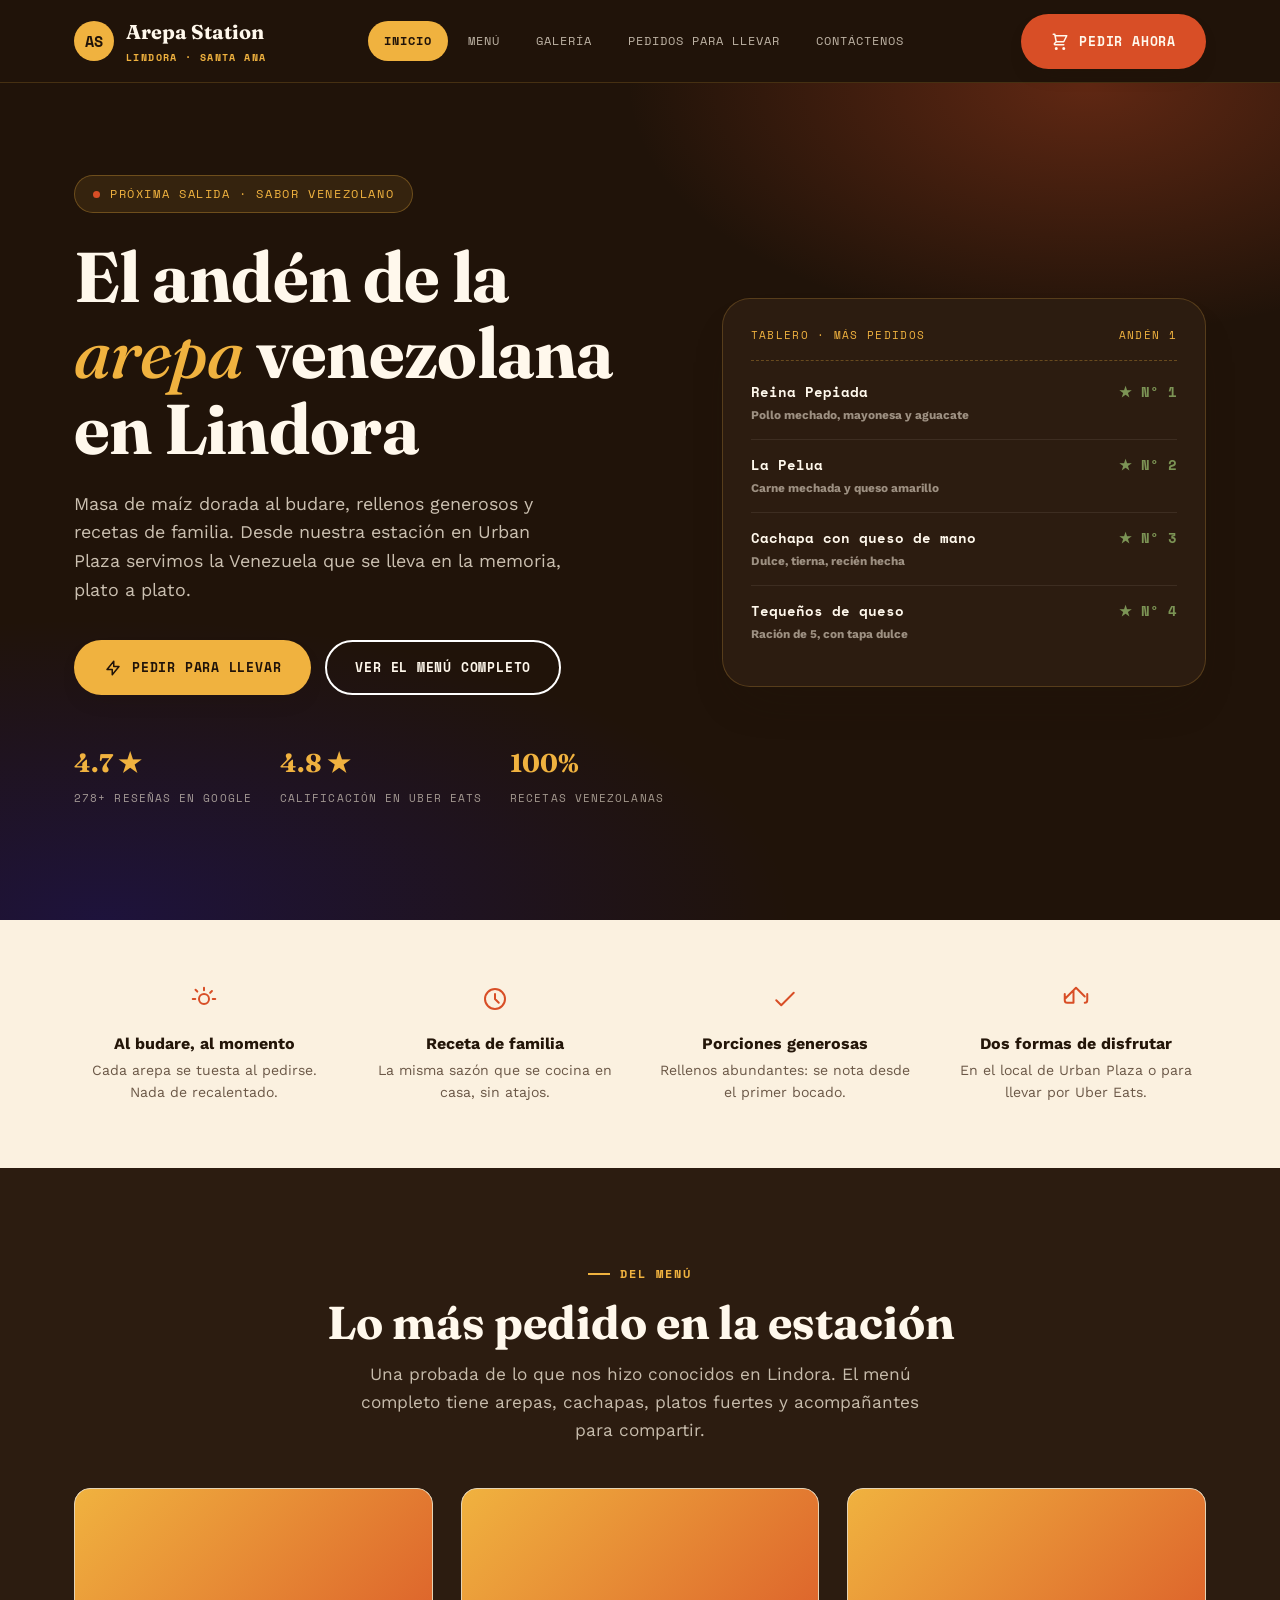
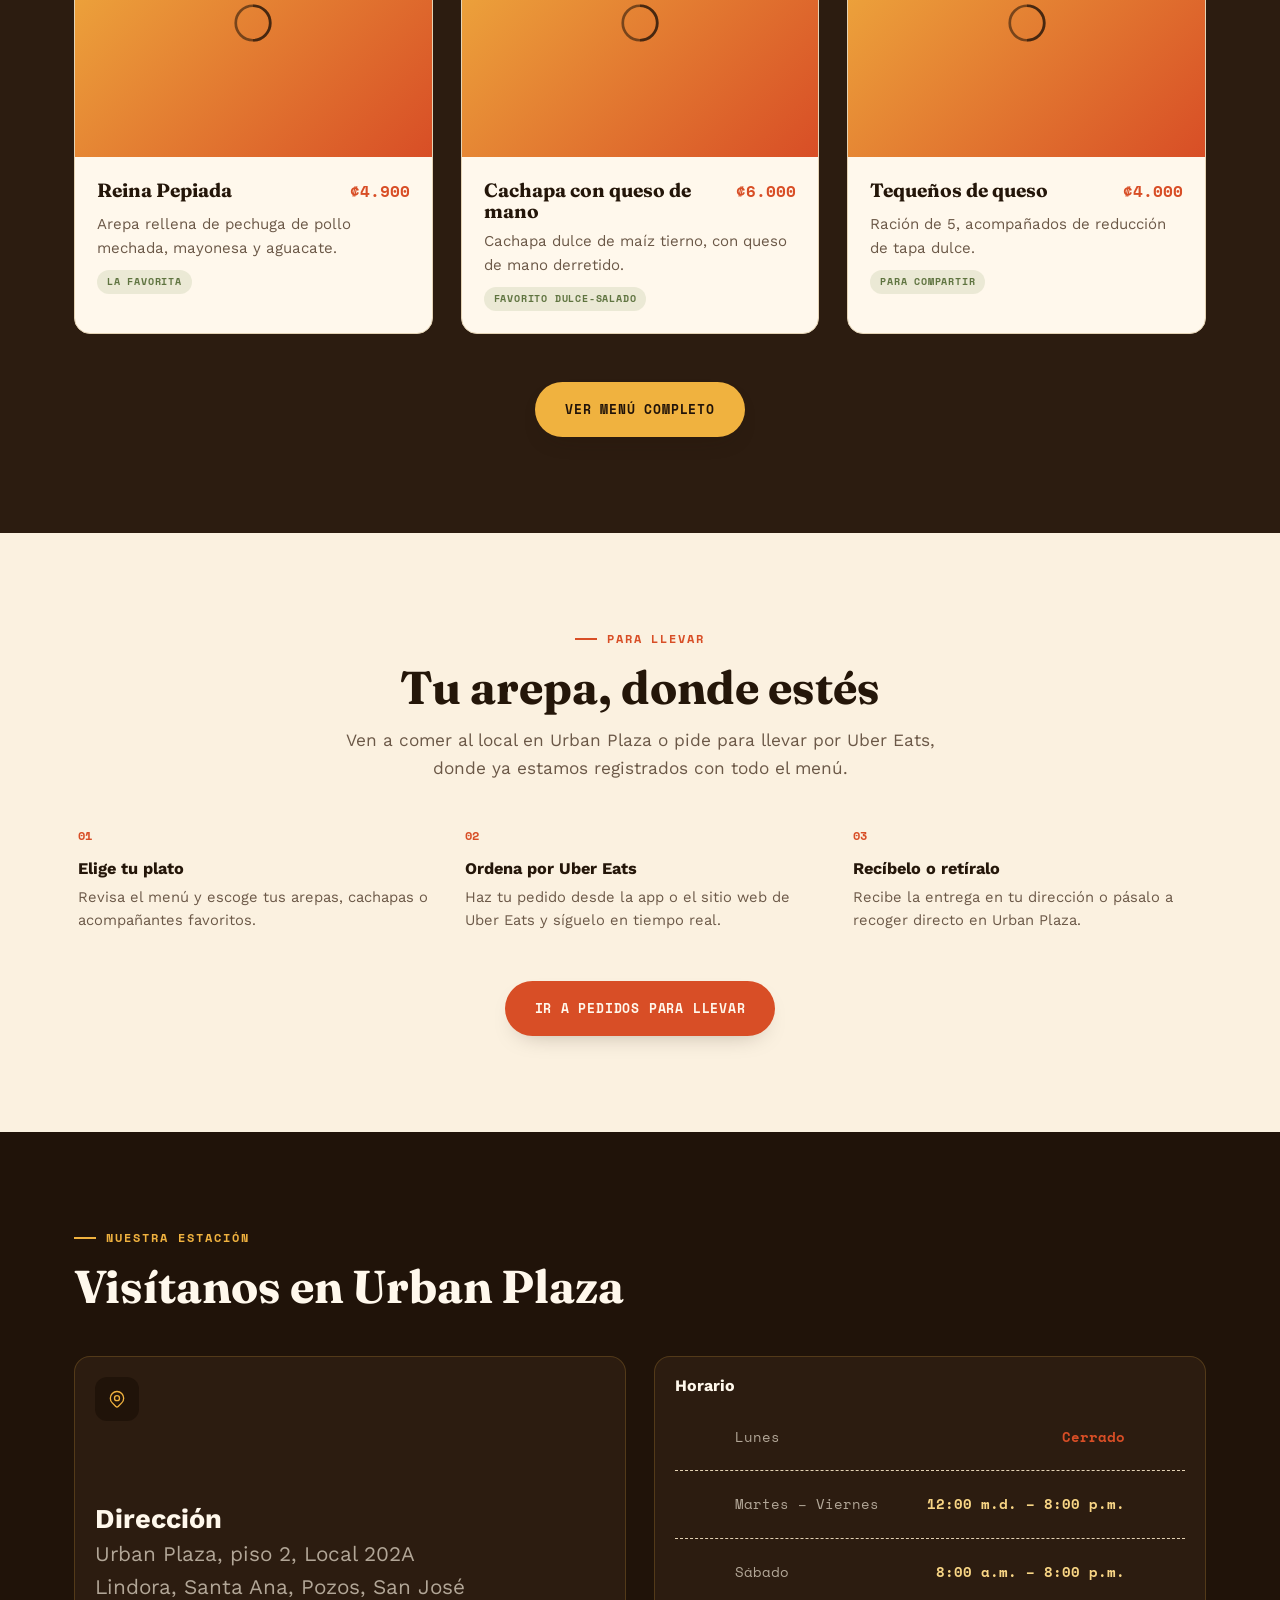
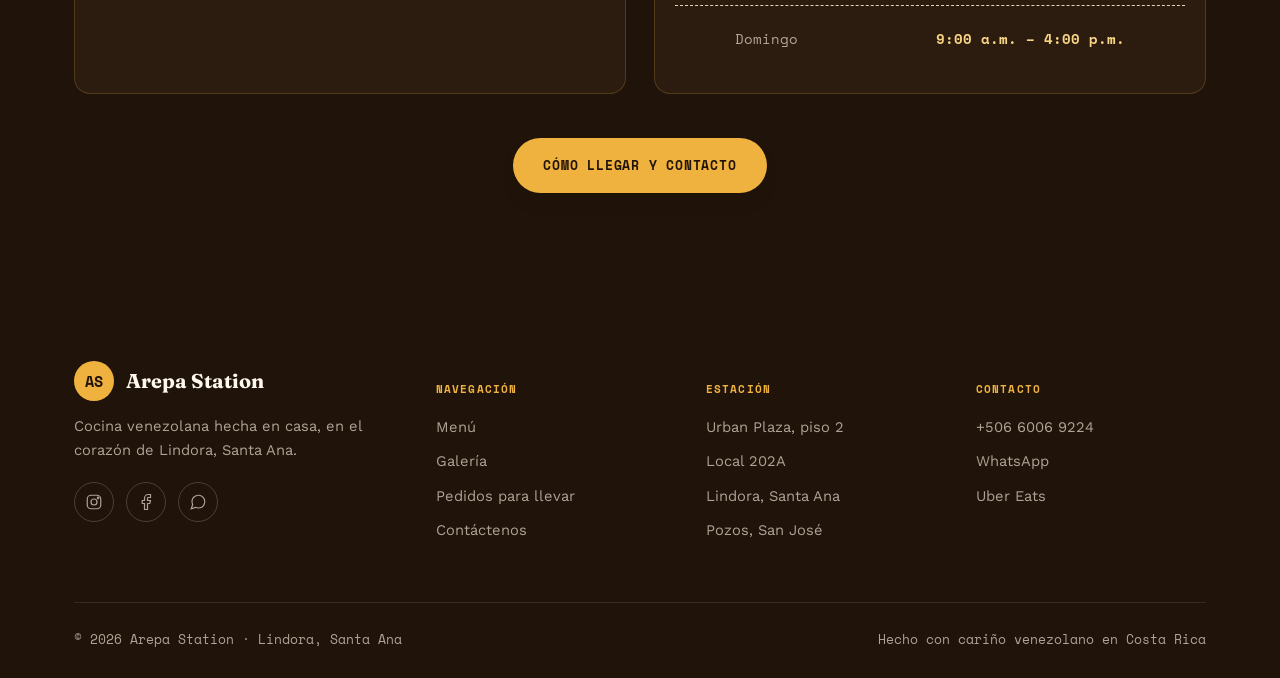
<file: index.html>
<!DOCTYPE html>
<html lang="es-CR">
<head>
<meta charset="UTF-8">
<meta name="viewport" content="width=device-width, initial-scale=1.0">
<title>Arepa Station | Comida Venezolana en Lindora, Santa Ana</title>
<meta name="description" content="Arepas, cachapas y tequeños venezolanos hechos en casa. Urban Plaza, piso 2, Local 202A, Lindora, Santa Ana. Pedidos para llevar y por Uber Eats.">
<link rel="preconnect" href="https://fonts.googleapis.com">
<link rel="preconnect" href="https://fonts.gstatic.com" crossorigin>
<link href="https://fonts.googleapis.com/css2?family=Fraunces:ital,wght@0,500;0,600;0,700;0,900;1,500;1,600&family=Space+Mono:wght@400;700&family=Work+Sans:wght@400;500;600;700&display=swap" rel="stylesheet">
<link rel="stylesheet" href="css/estilos.css">
</head>
<body>

<a href="#contenido" class="oculto-visual">Saltar al contenido</a>

<header class="cabecera">
  <div class="contenedor">
    <a href="index.html" class="marca">
      <span class="marca-sello" aria-hidden="true">AS</span>
      <span>Arepa Station<small>Lindora · Santa Ana</small></span>
    </a>

    <nav class="nav-principal" id="nav-principal" aria-label="Navegación principal">
      <a href="index.html" aria-current="page">Inicio</a>
      <a href="menu.html">Menú</a>
      <a href="galeria.html">Galería</a>
      <a href="pedidos.html">Pedidos para llevar</a>
      <a href="contactenos.html">Contáctenos</a>
    </nav>

    <div class="nav-acciones">
      <a href="pedidos.html#pedidos" class="boton boton--primario">
        <svg viewBox="0 0 24 24" fill="none" stroke="currentColor" stroke-width="2" aria-hidden="true"><path stroke-linecap="round" stroke-linejoin="round" d="M3 3h2l.4 2M7 13h10l4-8H5.4M7 13L5.4 5M7 13l-2.293 2.293c-.63.63-.184 1.707.707 1.707H17m-10 4a1 1 0 100 2 1 1 0 000-2zm10 0a1 1 0 100 2 1 1 0 000-2z"/></svg>
        <span>Pedir ahora</span>
      </a>
      <button class="nav-alterna" id="boton-menu" aria-label="Abrir menú de navegación" aria-expanded="false" aria-controls="nav-principal">
        <svg viewBox="0 0 24 24" fill="none" stroke="currentColor" stroke-width="2" aria-hidden="true"><path stroke-linecap="round" stroke-linejoin="round" d="M4 6h16M4 12h16M4 18h16"/></svg>
      </button>
    </div>
  </div>
</header>

<main id="contenido">

  <!-- ============ HERO ============ -->
  <section class="hero">
    <div class="contenedor">
      <div>
        <span class="hero-tablero"><span class="punto" aria-hidden="true"></span> Próxima salida · Sabor venezolano</span>
        <h1>El andén de la <em>arepa</em> venezolana en Lindora</h1>
        <p class="hero-texto">Masa de maíz dorada al budare, rellenos generosos y recetas de familia. Desde nuestra estación en Urban Plaza servimos la Venezuela que se lleva en la memoria, plato a plato.</p>

        <div class="hero-acciones">
          <a href="pedidos.html" class="boton boton--dorado">
            <svg viewBox="0 0 24 24" fill="none" stroke="currentColor" stroke-width="2" aria-hidden="true"><path stroke-linecap="round" stroke-linejoin="round" d="M13 10V3L4 14h7v7l9-11h-7z"/></svg>
            <span>Pedir para llevar</span>
          </a>
          <a href="menu.html" class="boton boton--fantasma">Ver el menú completo</a>
        </div>

        <div class="hero-datos">
          <div class="hero-dato"><strong>4.7 ★</strong><span>278+ reseñas en Google</span></div>
          <div class="hero-dato"><strong>4.8 ★</strong><span>Calificación en Uber Eats</span></div>
          <div class="hero-dato"><strong>100%</strong><span>Recetas venezolanas</span></div>
        </div>
      </div>

      <div class="hero-panel" aria-label="Platos más pedidos">
        <div class="hero-panel-cabecera">
          <span>Tablero · Más pedidos</span>
          <span>Andén 1</span>
        </div>
        <div class="hero-panel-fila">
          <span class="plato">Reina Pepiada<span class="detalle">Pollo mechado, mayonesa y aguacate</span></span>
          <span class="estado">★ Nº 1</span>
        </div>
        <div class="hero-panel-fila">
          <span class="plato">La Pelua<span class="detalle">Carne mechada y queso amarillo</span></span>
          <span class="estado">★ Nº 2</span>
        </div>
        <div class="hero-panel-fila">
          <span class="plato">Cachapa con queso de mano<span class="detalle">Dulce, tierna, recién hecha</span></span>
          <span class="estado">★ Nº 3</span>
        </div>
        <div class="hero-panel-fila">
          <span class="plato">Tequeños de queso<span class="detalle">Ración de 5, con tapa dulce</span></span>
          <span class="estado">★ Nº 4</span>
        </div>
      </div>
    </div>
  </section>

  <!-- ============ VALORES ============ -->
  <section class="seccion seccion--ajustada">
    <div class="contenedor">
      <div class="valores">
        <div class="valor aparecer">
          <svg viewBox="0 0 24 24" fill="none" stroke="#d84e26" stroke-width="1.6" aria-hidden="true"><path stroke-linecap="round" stroke-linejoin="round" d="M12 3v2m6.36.64l-1.42 1.42M21 12h-2M5 12H3m3.64-5.94L5.22 4.64M12 8a4 4 0 100 8 4 4 0 000-8z"/></svg>
          <h4>Al budare, al momento</h4>
          <p>Cada arepa se tuesta al pedirse. Nada de recalentado.</p>
        </div>
        <div class="valor aparecer">
          <svg viewBox="0 0 24 24" fill="none" stroke="#d84e26" stroke-width="1.6" aria-hidden="true"><path stroke-linecap="round" stroke-linejoin="round" d="M20 12a8 8 0 10-16 0 8 8 0 0016 0zM12 8v4l3 3"/></svg>
          <h4>Receta de familia</h4>
          <p>La misma sazón que se cocina en casa, sin atajos.</p>
        </div>
        <div class="valor aparecer">
          <svg viewBox="0 0 24 24" fill="none" stroke="#d84e26" stroke-width="1.6" aria-hidden="true"><path stroke-linecap="round" stroke-linejoin="round" d="M5 13l4 4L19 7"/></svg>
          <h4>Porciones generosas</h4>
          <p>Rellenos abundantes: se nota desde el primer bocado.</p>
        </div>
        <div class="valor aparecer">
          <svg viewBox="0 0 24 24" fill="none" stroke="#d84e26" stroke-width="1.6" aria-hidden="true"><path stroke-linecap="round" stroke-linejoin="round" d="M3 12l2-2m0 0l7-7 7 7m-9-5v10m0 0H5a2 2 0 01-2-2v-5m16 7a2 2 0 002-2v-5"/></svg>
          <h4>Dos formas de disfrutar</h4>
          <p>En el local de Urban Plaza o para llevar por Uber Eats.</p>
        </div>
      </div>
    </div>
  </section>

  <!-- ============ PLATOS DESTACADOS ============ -->
  <section class="seccion seccion--panel">
    <div class="contenedor">
      <div class="encabezado-seccion centrado claro">
        <span class="ojo">Del menú</span>
        <h2>Lo más pedido en la estación</h2>
        <p class="entradilla">Una probada de lo que nos hizo conocidos en Lindora. El menú completo tiene arepas, cachapas, platos fuertes y acompañantes para compartir.</p>
      </div>

      <div class="rejilla rejilla--3">
        <article class="tarjeta-plato aparecer">
          <div class="tarjeta-plato-img" role="img" aria-label="Foto de la Reina Pepiada — espacio para fotografía del plato">
            <svg viewBox="0 0 24 24" fill="none" stroke="currentColor" stroke-width="1.4" aria-hidden="true"><circle cx="12" cy="12" r="9"/><path d="M12 3a9 9 0 010 18"/></svg>
          </div>
          <div class="tarjeta-plato-cont">
            <div class="fila-titulo"><h3>Reina Pepiada</h3><span class="precio">₡4.900</span></div>
            <p>Arepa rellena de pechuga de pollo mechada, mayonesa y aguacate.</p>
            <span class="etiqueta">La favorita</span>
          </div>
        </article>

        <article class="tarjeta-plato aparecer">
          <div class="tarjeta-plato-img" role="img" aria-label="Foto de la Cachapa con queso de mano — espacio para fotografía del plato">
            <svg viewBox="0 0 24 24" fill="none" stroke="currentColor" stroke-width="1.4" aria-hidden="true"><circle cx="12" cy="12" r="9"/><path d="M12 3a9 9 0 010 18"/></svg>
          </div>
          <div class="tarjeta-plato-cont">
            <div class="fila-titulo"><h3>Cachapa con queso de mano</h3><span class="precio">₡6.000</span></div>
            <p>Cachapa dulce de maíz tierno, con queso de mano derretido.</p>
            <span class="etiqueta">Favorito dulce-salado</span>
          </div>
        </article>

        <article class="tarjeta-plato aparecer">
          <div class="tarjeta-plato-img" role="img" aria-label="Foto de Tequeños de queso — espacio para fotografía del plato">
            <svg viewBox="0 0 24 24" fill="none" stroke="currentColor" stroke-width="1.4" aria-hidden="true"><circle cx="12" cy="12" r="9"/><path d="M12 3a9 9 0 010 18"/></svg>
          </div>
          <div class="tarjeta-plato-cont">
            <div class="fila-titulo"><h3>Tequeños de queso</h3><span class="precio">₡4.000</span></div>
            <p>Ración de 5, acompañados de reducción de tapa dulce.</p>
            <span class="etiqueta">Para compartir</span>
          </div>
        </article>
      </div>

      <div class="centro-texto" style="margin-top:48px;">
        <a href="menu.html" class="boton boton--dorado">Ver menú completo</a>
      </div>
    </div>
  </section>

  <!-- ============ CÓMO PEDIR ============ -->
  <section class="seccion">
    <div class="contenedor">
      <div class="encabezado-seccion centrado">
        <span class="ojo">Para llevar</span>
        <h2>Tu arepa, donde estés</h2>
        <p class="entradilla">Ven a comer al local en Urban Plaza o pide para llevar por Uber Eats, donde ya estamos registrados con todo el menú.</p>
      </div>

      <div class="pasos">
        <div class="paso aparecer">
          <span class="num">01</span>
          <h4>Elige tu plato</h4>
          <p>Revisa el menú y escoge tus arepas, cachapas o acompañantes favoritos.</p>
        </div>
        <div class="paso aparecer">
          <span class="num">02</span>
          <h4>Ordena por Uber Eats</h4>
          <p>Haz tu pedido desde la app o el sitio web de Uber Eats y síguelo en tiempo real.</p>
        </div>
        <div class="paso aparecer">
          <span class="num">03</span>
          <h4>Recíbelo o retíralo</h4>
          <p>Recibe la entrega en tu dirección o pásalo a recoger directo en Urban Plaza.</p>
        </div>
      </div>

      <div class="centro-texto" style="margin-top:48px;">
        <a href="pedidos.html" class="boton boton--primario">Ir a pedidos para llevar</a>
      </div>
    </div>
  </section>

  <!-- ============ UBICACIÓN Y HORARIO ============ -->
  <section class="seccion seccion--oscura">
    <div class="contenedor">
      <div class="encabezado-seccion claro">
        <span class="ojo">Nuestra estación</span>
        <h2>Visítanos en Urban Plaza</h2>
      </div>

      <div class="rejilla rejilla--2">
        <div class="linea-contacto aparecer" style="background:var(--budare-2); border-color:rgba(240,178,63,0.2);">
          <div class="icono" aria-hidden="true">
            <svg viewBox="0 0 24 24" fill="none" stroke="currentColor" stroke-width="1.6"><path stroke-linecap="round" stroke-linejoin="round" d="M17.657 16.657L13.414 20.9a2 2 0 01-2.827 0l-4.244-4.243a8 8 0 1111.314 0z"/><circle cx="12" cy="11" r="3"/></svg>
          </div>
          <div>
            <h4 style="color:var(--crema-2); font-size:1.7rem;">Dirección</h4>
            <p style="color:rgba(251,241,224,0.65); font-size:1.3rem;">Urban Plaza, piso 2, Local 202A <br>Lindora, Santa Ana, Pozos, San José</p>
          </div>
        </div>

        <div class="aparecer" style="background:var(--budare-2); border:1px solid rgba(240,178,63,0.2); border-radius:var(--radio); padding:20px;">
          <h4 style="color:var(--crema-2); font-family:var(--f-cuerpo); font-weight:700; margin-bottom:10px;">Horario</h4>
          <div class="horario-tablero">
            <div class="horario-fila cerrado"><span class="dia" style="color:rgba(251,241,224,0.65);">Lunes</span><span class="hora">Cerrado</span></div>
            <div class="horario-fila"><span class="dia" style="color:rgba(251,241,224,0.65);">Martes – Viernes</span><span class="hora" style="color:var(--masa-suave);">12:00 m.d. – 8:00 p.m.</span></div>
            <div class="horario-fila"><span class="dia" style="color:rgba(251,241,224,0.65);">Sábado</span><span class="hora" style="color:var(--masa-suave);">8:00 a.m. – 8:00 p.m.</span></div>
            <div class="horario-fila"><span class="dia" style="color:rgba(251,241,224,0.65);">Domingo</span><span class="hora" style="color:var(--masa-suave);">9:00 a.m. – 4:00 p.m.</span></div>
          </div>
        </div>
      </div>

      <div class="centro-texto" style="margin-top:44px;">
        <a href="contactenos.html" class="boton boton--dorado">Cómo llegar y contacto</a>
      </div>
    </div>
  </section>

</main>

<footer class="pie">
  <div class="contenedor">
    <div class="pie-rejilla">
      <div class="pie-marca">
        <a href="index.html" class="marca" style="color:var(--crema-2);">
          <span class="marca-sello" aria-hidden="true">AS</span>
          <span>Arepa Station</span>
        </a>
        <p>Cocina venezolana hecha en casa, en el corazón de Lindora, Santa Ana.</p>
        <div class="pie-redes">
          <a href="https://www.instagram.com/arepastationcr/" target="_blank" rel="noopener" aria-label="Instagram de Arepa Station">
            <svg viewBox="0 0 24 24" fill="none" stroke="currentColor" stroke-width="1.6" aria-hidden="true"><rect x="3" y="3" width="18" height="18" rx="5"/><circle cx="12" cy="12" r="4"/><circle cx="17.5" cy="6.5" r="1"/></svg>
          </a>
          <a href="https://www.facebook.com/arepastationcr/" target="_blank" rel="noopener" aria-label="Facebook de Arepa Station">
            <svg viewBox="0 0 24 24" fill="none" stroke="currentColor" stroke-width="1.6" aria-hidden="true"><path d="M18 2h-3a5 5 0 00-5 5v3H7v4h3v8h4v-8h3l1-4h-4V7a1 1 0 011-1h3z"/></svg>
          </a>
          <a href="https://wa.me/50660069224" target="_blank" rel="noopener" aria-label="WhatsApp de Arepa Station">
            <svg viewBox="0 0 24 24" fill="none" stroke="currentColor" stroke-width="1.6" aria-hidden="true"><path d="M21 11.5a8.38 8.38 0 01-.9 3.8 8.5 8.5 0 01-7.6 4.7 8.38 8.38 0 01-3.8-.9L3 21l1.9-5.7a8.38 8.38 0 01-.9-3.8 8.5 8.5 0 014.7-7.6 8.38 8.38 0 013.8-.9h.5a8.48 8.48 0 018 8v.5z"/></svg>
          </a>
        </div>
      </div>

      <div>
        <h5>Navegación</h5>
        <ul>
          <li><a href="menu.html">Menú</a></li>
          <li><a href="galeria.html">Galería</a></li>
          <li><a href="pedidos.html">Pedidos para llevar</a></li>
          <li><a href="contactenos.html">Contáctenos</a></li>
        </ul>
      </div>

      <div>
        <h5>Estación</h5>
        <ul>
          <li>Urban Plaza, piso 2</li>
          <li>Local 202A</li>
          <li>Lindora, Santa Ana</li>
          <li>Pozos, San José</li>
        </ul>
      </div>

      <div>
        <h5>Contacto</h5>
        <ul>
          <li><a href="tel:+50660069224">+506 6006 9224</a></li>
          <li><a href="https://wa.me/50660069224" target="_blank" rel="noopener">WhatsApp</a></li>
          <li><a href="pedidos.html">Uber Eats</a></li>
        </ul>
      </div>
    </div>

    <div class="pie-base">
      <span>© <span id="anio-actual">2026</span> Arepa Station · Lindora, Santa Ana</span>
      <span>Hecho con cariño venezolano en Costa Rica</span>
    </div>
  </div>
</footer>

<script src="js/script.js"></script>
</body>
</html>
</file>
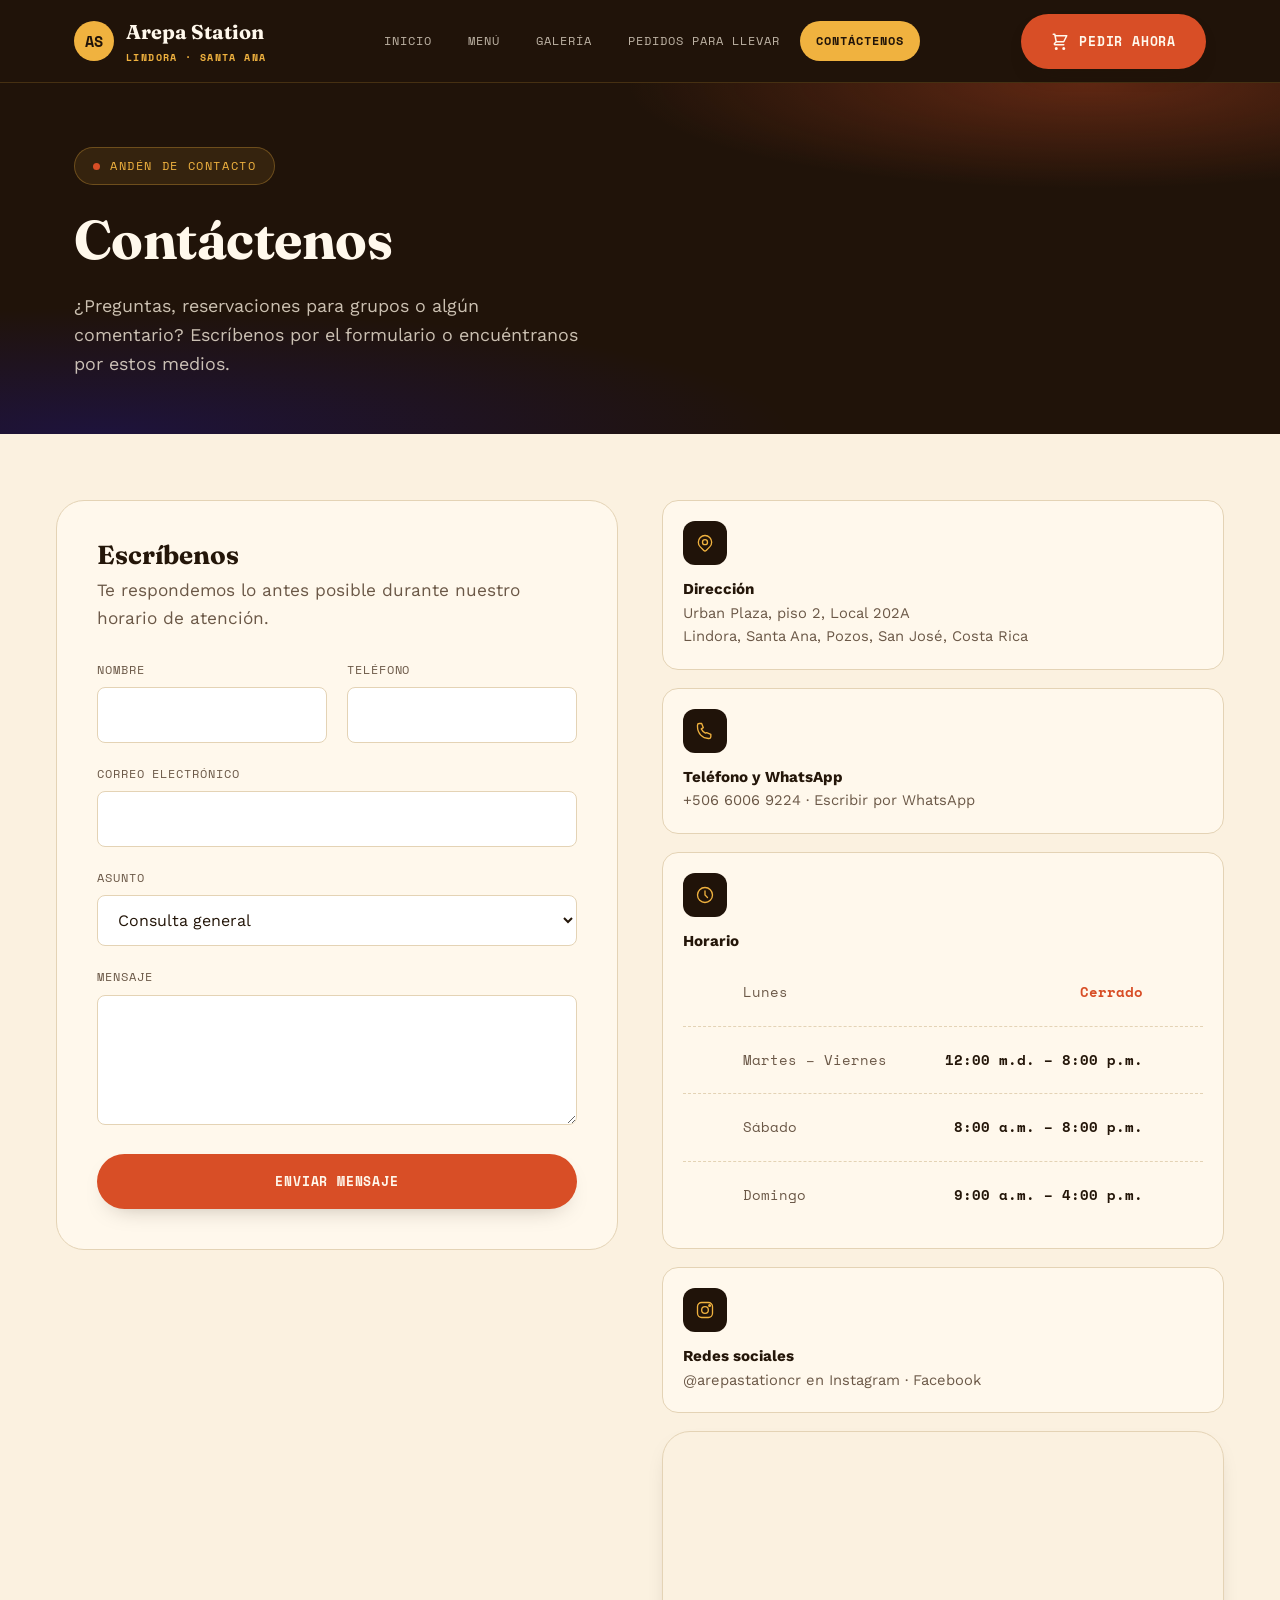
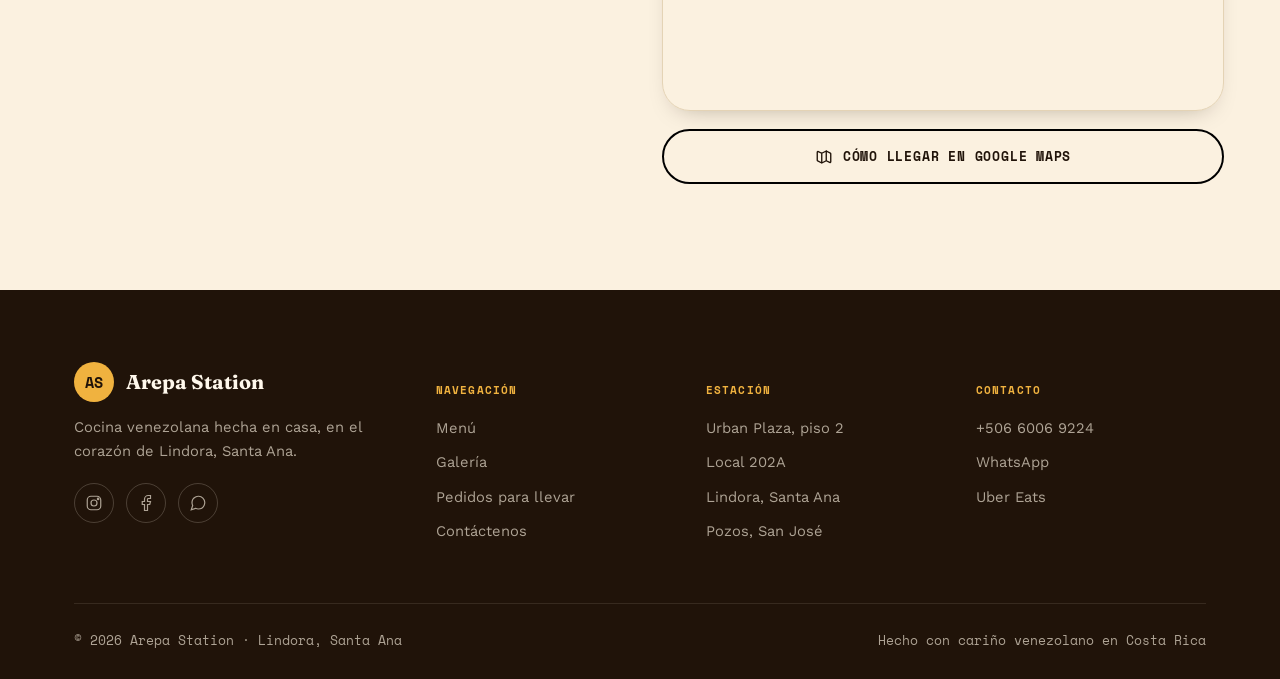
<file: contactenos.html>
<!DOCTYPE html>
<html lang="es-CR">
<head>
<meta charset="UTF-8">
<meta name="viewport" content="width=device-width, initial-scale=1.0">
<title>Contáctenos | Arepa Station</title>
<meta name="description" content="Escríbenos, llámanos o visítanos en Urban Plaza, piso 2, Local 202A, Lindora, Santa Ana. Mapa, horario y redes sociales de Arepa Station.">
<link rel="preconnect" href="https://fonts.googleapis.com">
<link rel="preconnect" href="https://fonts.gstatic.com" crossorigin>
<link href="https://fonts.googleapis.com/css2?family=Fraunces:ital,wght@0,500;0,600;0,700;0,900;1,500;1,600&family=Space+Mono:wght@400;700&family=Work+Sans:wght@400;500;600;700&display=swap" rel="stylesheet">
<link rel="stylesheet" href="css/estilos.css">
</head>
<body>

<a href="#contenido" class="oculto-visual">Saltar al contenido</a>

<header class="cabecera">
  <div class="contenedor">
    <a href="index.html" class="marca">
      <span class="marca-sello" aria-hidden="true">AS</span>
      <span>Arepa Station<small>Lindora · Santa Ana</small></span>
    </a>

    <nav class="nav-principal" id="nav-principal" aria-label="Navegación principal">
      <a href="index.html">Inicio</a>
      <a href="menu.html">Menú</a>
      <a href="galeria.html">Galería</a>
      <a href="pedidos.html">Pedidos para llevar</a>
      <a href="contactenos.html" aria-current="page">Contáctenos</a>
    </nav>

    <div class="nav-acciones">
      <a href="pedidos.html#pedidos" class="boton boton--primario">
        <svg viewBox="0 0 24 24" fill="none" stroke="currentColor" stroke-width="2" aria-hidden="true"><path stroke-linecap="round" stroke-linejoin="round" d="M3 3h2l.4 2M7 13h10l4-8H5.4M7 13L5.4 5M7 13l-2.293 2.293c-.63.63-.184 1.707.707 1.707H17m-10 4a1 1 0 100 2 1 1 0 000-2zm10 0a1 1 0 100 2 1 1 0 000-2z"/></svg>
        <span>Pedir ahora</span>
      </a>
      <button class="nav-alterna" id="boton-menu" aria-label="Abrir menú de navegación" aria-expanded="false" aria-controls="nav-principal">
        <svg viewBox="0 0 24 24" fill="none" stroke="currentColor" stroke-width="2" aria-hidden="true"><path stroke-linecap="round" stroke-linejoin="round" d="M4 6h16M4 12h16M4 18h16"/></svg>
      </button>
    </div>
  </div>
</header>

<main id="contenido">

  <section class="hero" style="padding:64px 0 56px;">
    <div class="contenedor" style="display:block;">
      <span class="hero-tablero"><span class="punto" aria-hidden="true"></span> Andén de contacto</span>
      <h1 style="font-size:clamp(2.2rem, 1.8rem + 2vw, 3.4rem);">Contáctenos</h1>
      <p class="hero-texto">¿Preguntas, reservaciones para grupos o algún comentario? Escríbenos por el formulario o encuéntranos por estos medios.</p>
    </div>
  </section>

  <section class="seccion" style="padding-top:56px;">
    <div class="contenedor-formulario">

      <div class="rejilla rejilla--2" style="align-items:start; gap:44px;">

        <!-- Formulario -->
        <div class="tarjeta-form aparecer">
          <h3 style="margin-bottom:8px;">Escríbenos</h3>
          <p class="entradilla" style="margin-bottom:28px;">Te respondemos lo antes posible durante nuestro horario de atención.</p>

          <form id="form-contacto" novalidate>
            <div class="fila-2">
              <div class="campo">
                <label for="nombre">Nombre</label>
                <input type="text" id="nombre" name="nombre" required autocomplete="name">
              </div>
              <div class="campo">
                <label for="telefono">Teléfono</label>
                <input type="tel" id="telefono" name="telefono" autocomplete="tel">
              </div>
            </div>

            <div class="campo">
              <label for="correo">Correo electrónico</label>
              <input type="email" id="correo" name="correo" required autocomplete="email">
            </div>

            <div class="campo">
              <label for="asunto">Asunto</label>
              <select id="asunto" name="asunto">
                <option>Consulta general</option>
                <option>Reservación para grupo</option>
                <option>Pedido para llevar</option>
                <option>Comentario o sugerencia</option>
              </select>
            </div>

            <div class="campo">
              <label for="mensaje">Mensaje</label>
              <textarea id="mensaje" name="mensaje" required></textarea>
            </div>

            <button type="submit" class="boton boton--primario boton--bloque">Enviar mensaje</button>

            <div class="mensaje-envio" id="mensaje-envio">
              <svg viewBox="0 0 24 24" fill="none" stroke="currentColor" stroke-width="1.8" aria-hidden="true"><path stroke-linecap="round" stroke-linejoin="round" d="M5 13l4 4L19 7"/></svg>
              <span>¡Gracias! Tu mensaje quedó registrado, te contactaremos pronto.</span>
            </div>
          </form>
        </div>

        <!-- Datos de contacto + mapa -->
        <div class="panel-contacto">

          <div class="linea-contacto aparecer">
            <div class="icono" aria-hidden="true">
              <svg viewBox="0 0 24 24" fill="none" stroke="currentColor" stroke-width="1.6"><path stroke-linecap="round" stroke-linejoin="round" d="M17.657 16.657L13.414 20.9a2 2 0 01-2.827 0l-4.244-4.243a8 8 0 1111.314 0z"/><circle cx="12" cy="11" r="3"/></svg>
            </div>
            <div>
              <h4>Dirección</h4>
              <p>Urban Plaza, piso 2, Local 202A<br>Lindora, Santa Ana, Pozos, San José, Costa Rica</p>
            </div>
          </div>

          <div class="linea-contacto aparecer">
            <div class="icono" aria-hidden="true">
              <svg viewBox="0 0 24 24" fill="none" stroke="currentColor" stroke-width="1.6"><path stroke-linecap="round" stroke-linejoin="round" d="M3 5a2 2 0 012-2h3l2 5-2.5 1.5a11 11 0 005 5L14 14l5 2v3a2 2 0 01-2 2h-1C9.163 21 3 14.837 3 7V5z"/></svg>
            </div>
            <div>
              <h4>Teléfono y WhatsApp</h4>
              <p><a href="tel:+50660069224">+506 6006 9224</a> · <a href="https://wa.me/50660069224" target="_blank" rel="noopener">Escribir por WhatsApp</a></p>
            </div>
          </div>

          <div class="linea-contacto aparecer">
            <div class="icono" aria-hidden="true">
              <svg viewBox="0 0 24 24" fill="none" stroke="currentColor" stroke-width="1.6"><circle cx="12" cy="12" r="9"/><path stroke-linecap="round" d="M12 7v5l3 3"/></svg>
            </div>
            <div>
              <h4>Horario</h4>
              <div class="horario-tablero" style="margin-top:10px;">
                <div class="horario-fila cerrado"><span class="dia">Lunes</span><span class="hora">Cerrado</span></div>
                <div class="horario-fila"><span class="dia">Martes – Viernes</span><span class="hora">12:00 m.d. – 8:00 p.m.</span></div>
                <div class="horario-fila"><span class="dia">Sábado</span><span class="hora">8:00 a.m. – 8:00 p.m.</span></div>
                <div class="horario-fila"><span class="dia">Domingo</span><span class="hora">9:00 a.m. – 4:00 p.m.</span></div>
              </div>
            </div>
          </div>

          <div class="linea-contacto aparecer">
            <div class="icono" aria-hidden="true">
              <svg viewBox="0 0 24 24" fill="none" stroke="currentColor" stroke-width="1.6"><rect x="3" y="3" width="18" height="18" rx="5"/><circle cx="12" cy="12" r="4"/><circle cx="17.5" cy="6.5" r="1"/></svg>
            </div>
            <div>
              <h4>Redes sociales</h4>
              <p><a href="https://www.instagram.com/arepastationcr/" target="_blank" rel="noopener">@arepastationcr</a> en Instagram · <a href="https://www.facebook.com/arepastationcr/" target="_blank" rel="noopener">Facebook</a></p>
            </div>
          </div>

          <div class="mapa-marco aparecer" style="height:280px;">
            <iframe
              src="https://maps.google.com/maps?q=9.9518893,-84.1965040&z=17&output=embed"
              title="Mapa de ubicación de Arepa Station en Urban Plaza"
              loading="lazy"
              referrerpolicy="no-referrer-when-downgrade">
            </iframe>
          </div>

          <a href="https://www.google.com/maps/dir/?api=1&destination=9.9518893,-84.1965040" target="_blank" rel="noopener" class="boton boton--contactenos boton--bloque">
            <svg viewBox="0 0 24 24" fill="none" stroke="currentColor" stroke-width="1.8" aria-hidden="true"><path stroke-linecap="round" stroke-linejoin="round" d="M9 20l-5.447-2.724A1 1 0 013 16.382V5.618a1 1 0 011.447-.894L9 7m0 13l6-3m-6 3V7m6 10l4.553 2.276A1 1 0 0021 18.382V7.618a1 1 0 00-.553-.894L15 4m0 13V4m0 0L9 7"/></svg>
            <span>Cómo llegar en Google Maps</span>
          </a>

        </div>

      </div>
    </div>
  </section>

</main>

<footer class="pie">
  <div class="contenedor">
    <div class="pie-rejilla">
      <div class="pie-marca">
        <a href="index.html" class="marca" style="color:var(--crema-2);">
          <span class="marca-sello" aria-hidden="true">AS</span>
          <span>Arepa Station</span>
        </a>
        <p>Cocina venezolana hecha en casa, en el corazón de Lindora, Santa Ana.</p>
        <div class="pie-redes">
          <a href="https://www.instagram.com/arepastationcr/" target="_blank" rel="noopener" aria-label="Instagram de Arepa Station">
            <svg viewBox="0 0 24 24" fill="none" stroke="currentColor" stroke-width="1.6" aria-hidden="true"><rect x="3" y="3" width="18" height="18" rx="5"/><circle cx="12" cy="12" r="4"/><circle cx="17.5" cy="6.5" r="1"/></svg>
          </a>
          <a href="https://www.facebook.com/arepastationcr/" target="_blank" rel="noopener" aria-label="Facebook de Arepa Station">
            <svg viewBox="0 0 24 24" fill="none" stroke="currentColor" stroke-width="1.6" aria-hidden="true"><path d="M18 2h-3a5 5 0 00-5 5v3H7v4h3v8h4v-8h3l1-4h-4V7a1 1 0 011-1h3z"/></svg>
          </a>
          <a href="https://wa.me/50660069224" target="_blank" rel="noopener" aria-label="WhatsApp de Arepa Station">
            <svg viewBox="0 0 24 24" fill="none" stroke="currentColor" stroke-width="1.6" aria-hidden="true"><path d="M21 11.5a8.38 8.38 0 01-.9 3.8 8.5 8.5 0 01-7.6 4.7 8.38 8.38 0 01-3.8-.9L3 21l1.9-5.7a8.38 8.38 0 01-.9-3.8 8.5 8.5 0 014.7-7.6 8.38 8.38 0 013.8-.9h.5a8.48 8.48 0 018 8v.5z"/></svg>
          </a>
        </div>
      </div>

      <div>
        <h5>Navegación</h5>
        <ul>
          <li><a href="menu.html">Menú</a></li>
          <li><a href="galeria.html">Galería</a></li>
          <li><a href="pedidos.html">Pedidos para llevar</a></li>
          <li><a href="contactenos.html">Contáctenos</a></li>
        </ul>
      </div>

      <div>
        <h5>Estación</h5>
        <ul>
          <li>Urban Plaza, piso 2</li>
          <li>Local 202A</li>
          <li>Lindora, Santa Ana</li>
          <li>Pozos, San José</li>
        </ul>
      </div>

      <div>
        <h5>Contacto</h5>
        <ul>
          <li><a href="tel:+50660069224">+506 6006 9224</a></li>
          <li><a href="https://wa.me/50660069224" target="_blank" rel="noopener">WhatsApp</a></li>
          <li><a href="pedidos.html">Uber Eats</a></li>
        </ul>
      </div>
    </div>

    <div class="pie-base">
      <span>© <span id="anio-actual">2026</span> Arepa Station · Lindora, Santa Ana</span>
      <span>Hecho con cariño venezolano en Costa Rica</span>
    </div>
  </div>
</footer>

<script src="js/script.js"></script>
</body>
</html>
</file>
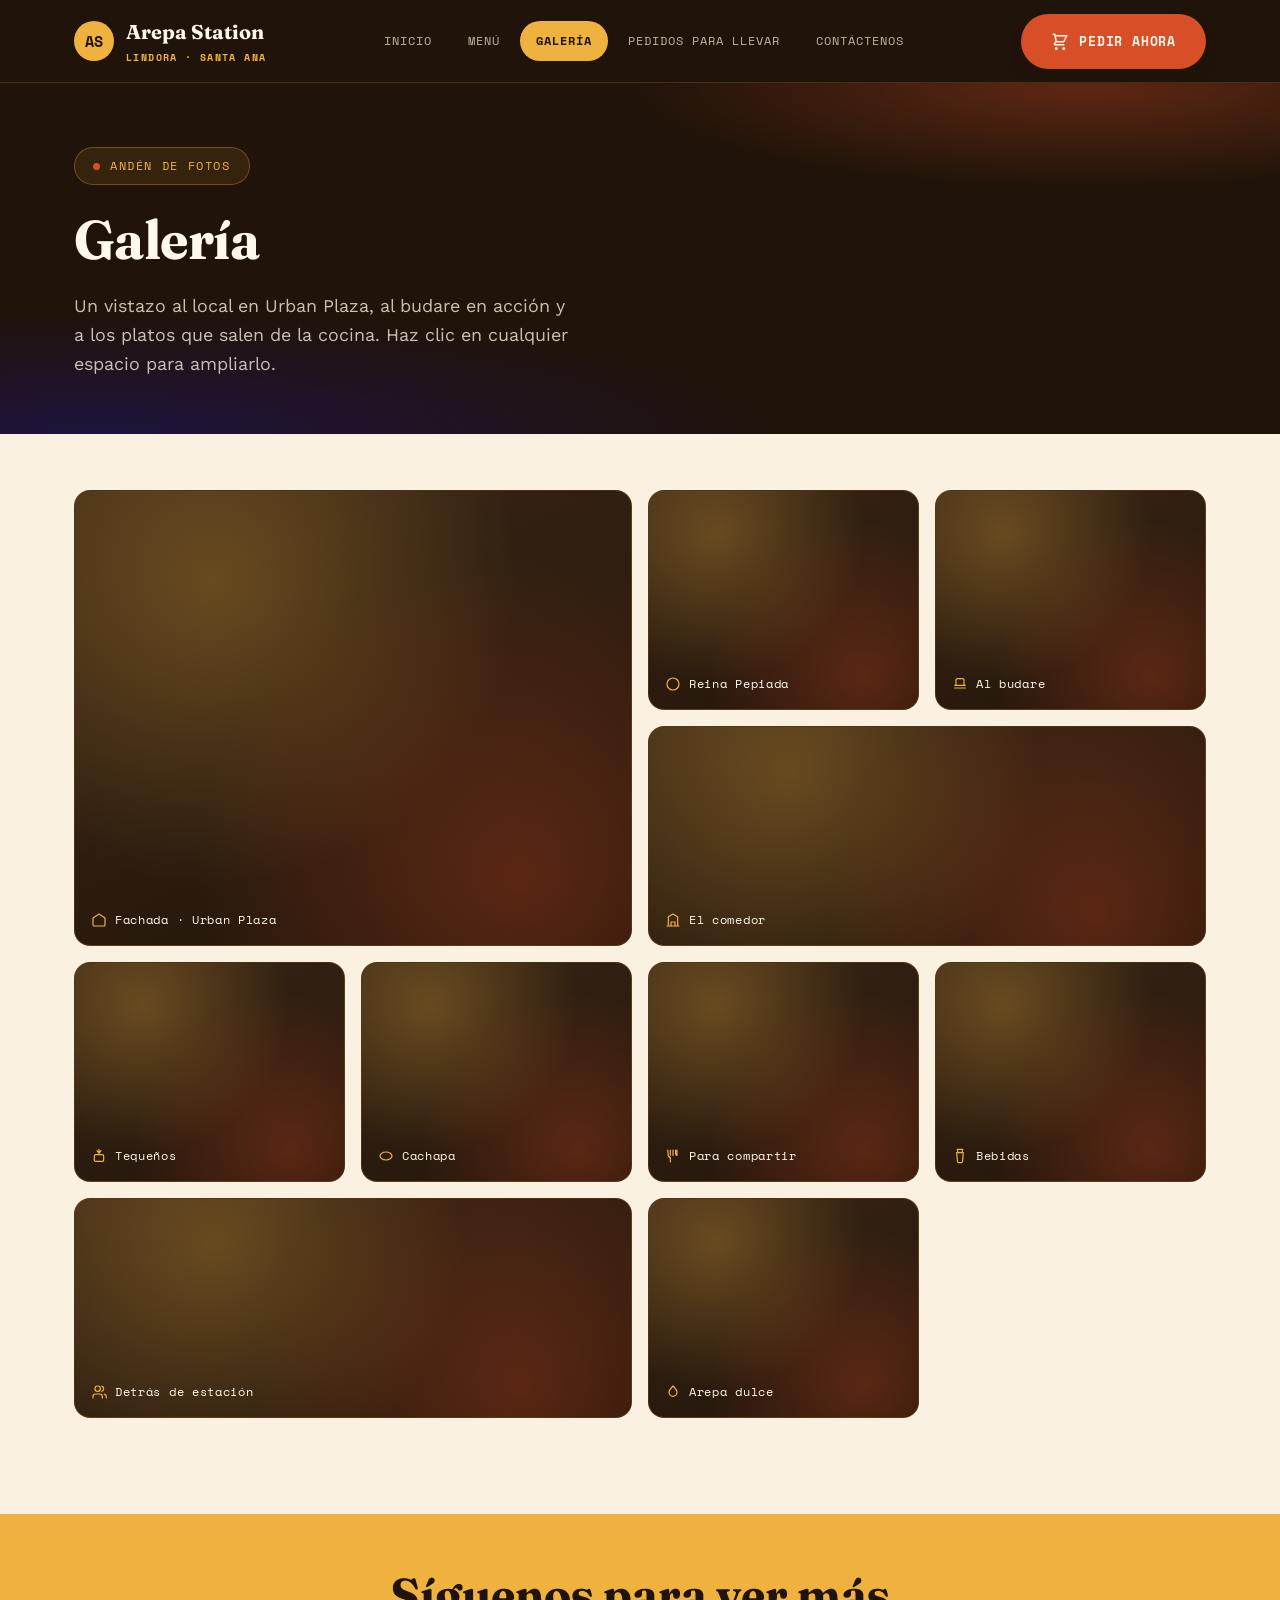
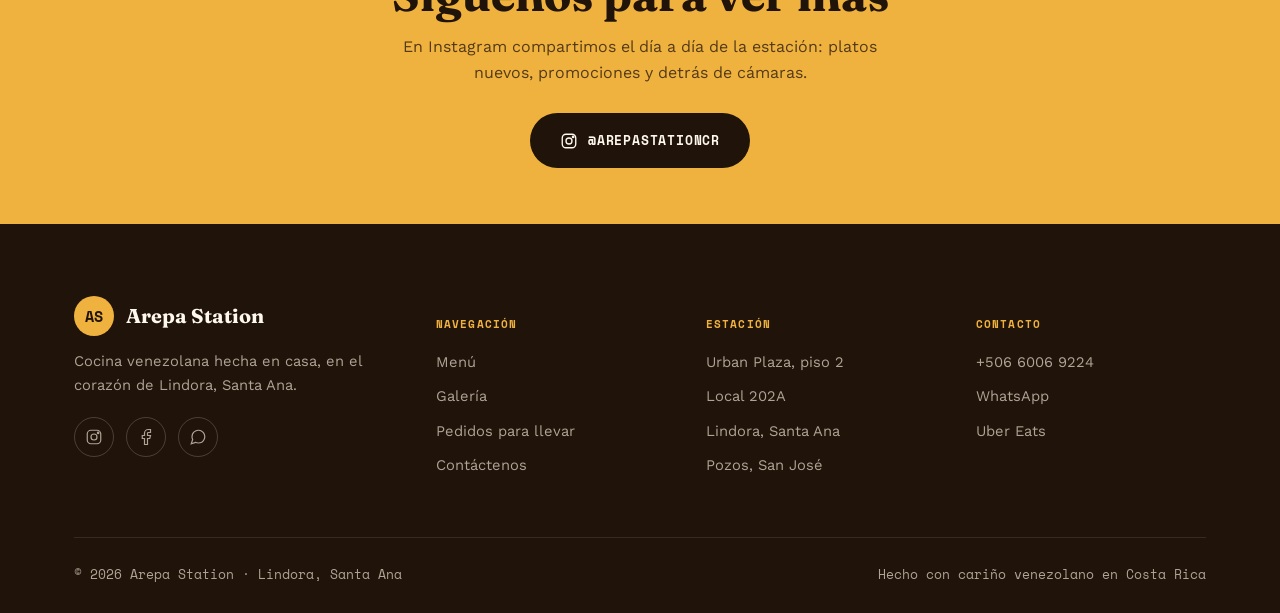
<file: galeria.html>
<!DOCTYPE html>
<html lang="es-CR">
<head>
<meta charset="UTF-8">
<meta name="viewport" content="width=device-width, initial-scale=1.0">
<title>Galería | Arepa Station</title>
<meta name="description" content="Conoce el ambiente y los platos de Arepa Station en Lindora, Santa Ana, antes de tu próxima visita o pedido.">
<link rel="preconnect" href="https://fonts.googleapis.com">
<link rel="preconnect" href="https://fonts.gstatic.com" crossorigin>
<link href="https://fonts.googleapis.com/css2?family=Fraunces:ital,wght@0,500;0,600;0,700;0,900;1,500;1,600&family=Space+Mono:wght@400;700&family=Work+Sans:wght@400;500;600;700&display=swap" rel="stylesheet">
<link rel="stylesheet" href="css/estilos.css">
</head>
<body>

<a href="#contenido" class="oculto-visual">Saltar al contenido</a>

<!--
  NOTA PARA QUIEN EDITE ESTE SITIO:
  Cada ".foto-marcador" de abajo es un espacio reservado (fondo de color)
  con el nombre de la foto que debería ir ahí. Para poner una foto real,
  agrega dentro del div una etiqueta <img src="images/nombre.jpg" alt="...">
  y quita el degradado de fondo en la clase .foto-marcador si ya no se
  necesita (ver css/estilos.css).
-->

<header class="cabecera">
  <div class="contenedor">
    <a href="index.html" class="marca">
      <span class="marca-sello" aria-hidden="true">AS</span>
      <span>Arepa Station<small>Lindora · Santa Ana</small></span>
    </a>

    <nav class="nav-principal" id="nav-principal" aria-label="Navegación principal">
      <a href="index.html">Inicio</a>
      <a href="menu.html">Menú</a>
      <a href="galeria.html" aria-current="page">Galería</a>
      <a href="pedidos.html">Pedidos para llevar</a>
      <a href="contactenos.html">Contáctenos</a>
    </nav>

    <div class="nav-acciones">
      <a href="pedidos.html#pedidos" class="boton boton--primario">
        <svg viewBox="0 0 24 24" fill="none" stroke="currentColor" stroke-width="2" aria-hidden="true"><path stroke-linecap="round" stroke-linejoin="round" d="M3 3h2l.4 2M7 13h10l4-8H5.4M7 13L5.4 5M7 13l-2.293 2.293c-.63.63-.184 1.707.707 1.707H17m-10 4a1 1 0 100 2 1 1 0 000-2zm10 0a1 1 0 100 2 1 1 0 000-2z"/></svg>
        <span>Pedir ahora</span>
      </a>
      <button class="nav-alterna" id="boton-menu" aria-label="Abrir menú de navegación" aria-expanded="false" aria-controls="nav-principal">
        <svg viewBox="0 0 24 24" fill="none" stroke="currentColor" stroke-width="2" aria-hidden="true"><path stroke-linecap="round" stroke-linejoin="round" d="M4 6h16M4 12h16M4 18h16"/></svg>
      </button>
    </div>
  </div>
</header>

<main id="contenido">

  <section class="hero" style="padding:64px 0 56px;">
    <div class="contenedor" style="display:block;">
      <span class="hero-tablero"><span class="punto" aria-hidden="true"></span> Andén de fotos</span>
      <h1 style="font-size:clamp(2.2rem, 1.8rem + 2vw, 3.4rem);">Galería</h1>
      <p class="hero-texto">Un vistazo al local en Urban Plaza, al budare en acción y a los platos que salen de la cocina. Haz clic en cualquier espacio para ampliarlo.</p>
    </div>
  </section>

  <section class="seccion" style="padding-top:56px;">
    <div class="contenedor">

      <div class="rejilla-galeria">

        <div class="foto-marcador g-grande" data-lightbox="Fachada y entrada del local en Urban Plaza" tabindex="0" role="button" aria-label="Ampliar: Fachada y entrada del local">
          <span class="etq"><svg viewBox="0 0 24 24" fill="none" stroke="currentColor" stroke-width="1.8" aria-hidden="true"><path stroke-linecap="round" stroke-linejoin="round" d="M3 9l9-6 9 6v10a2 2 0 01-2 2H5a2 2 0 01-2-2V9z"/></svg>Fachada · Urban Plaza</span>
        </div>

        <div class="foto-marcador" data-lightbox="Reina Pepiada recién servida" tabindex="0" role="button" aria-label="Ampliar: Reina Pepiada recién servida">
          <span class="etq"><svg viewBox="0 0 24 24" fill="none" stroke="currentColor" stroke-width="1.8" aria-hidden="true"><circle cx="12" cy="12" r="9"/></svg>Reina Pepiada</span>
        </div>

        <div class="foto-marcador" data-lightbox="Arepas tostándose en el budare" tabindex="0" role="button" aria-label="Ampliar: Arepas tostándose en el budare">
          <span class="etq"><svg viewBox="0 0 24 24" fill="none" stroke="currentColor" stroke-width="1.8" aria-hidden="true"><path stroke-linecap="round" d="M4 18h16M4 14h16M6 14V6a2 2 0 012-2h8a2 2 0 012 2v8"/></svg>Al budare</span>
        </div>

        <div class="foto-marcador g-ancha" data-lightbox="Ambiente del comedor" tabindex="0" role="button" aria-label="Ampliar: Ambiente del comedor">
          <span class="etq"><svg viewBox="0 0 24 24" fill="none" stroke="currentColor" stroke-width="1.8" aria-hidden="true"><path stroke-linecap="round" stroke-linejoin="round" d="M3 21h18M5 21V7l7-4 7 4v14M9 21v-6h6v6"/></svg>El comedor</span>
        </div>

        <div class="foto-marcador" data-lightbox="Tequeños recién fritos" tabindex="0" role="button" aria-label="Ampliar: Tequeños recién fritos">
          <span class="etq"><svg viewBox="0 0 24 24" fill="none" stroke="currentColor" stroke-width="1.8" aria-hidden="true"><path stroke-linecap="round" d="M12 2v6M9 4l3 4 3-4"/><rect x="5" y="10" width="14" height="10" rx="2"/></svg>Tequeños</span>
        </div>

        <div class="foto-marcador" data-lightbox="Cachapa con queso de mano" tabindex="0" role="button" aria-label="Ampliar: Cachapa con queso de mano">
          <span class="etq"><svg viewBox="0 0 24 24" fill="none" stroke="currentColor" stroke-width="1.8" aria-hidden="true"><ellipse cx="12" cy="12" rx="9" ry="6"/></svg>Cachapa</span>
        </div>

        <div class="foto-marcador" data-lightbox="Mesa servida para compartir" tabindex="0" role="button" aria-label="Ampliar: Mesa servida para compartir">
          <span class="etq"><svg viewBox="0 0 24 24" fill="none" stroke="currentColor" stroke-width="1.8" aria-hidden="true"><path stroke-linecap="round" stroke-linejoin="round" d="M4 3l1 8a3 3 0 003 3v7M8 3v8m4-8v8m4-8v6a2 2 0 002 2v-8"/></svg>Para compartir</span>
        </div>

        <div class="foto-marcador g-ancha" data-lightbox="El equipo en plena preparación" tabindex="0" role="button" aria-label="Ampliar: El equipo en plena preparación">
          <span class="etq"><svg viewBox="0 0 24 24" fill="none" stroke="currentColor" stroke-width="1.8" aria-hidden="true"><path stroke-linecap="round" stroke-linejoin="round" d="M17 21v-2a4 4 0 00-4-4H7a4 4 0 00-4 4v2M10 11a4 4 0 100-8 4 4 0 000 8zM23 21v-2a4 4 0 00-3-3.87M16 3.13a4 4 0 010 7.75"/></svg>Detrás de estación</span>
        </div>

        <div class="foto-marcador" data-lightbox="Jugos y bebidas naturales" tabindex="0" role="button" aria-label="Ampliar: Jugos y bebidas naturales">
          <span class="etq"><svg viewBox="0 0 24 24" fill="none" stroke="currentColor" stroke-width="1.8" aria-hidden="true"><path stroke-linecap="round" stroke-linejoin="round" d="M8 2h8l-1 5H9L8 2zM7 7h10l-1.2 13a2 2 0 01-2 1.8H10.2a2 2 0 01-2-1.8L7 7z"/></svg>Bebidas</span>
        </div>

        <div class="foto-marcador" data-lightbox="Arepa dulce de cierre" tabindex="0" role="button" aria-label="Ampliar: Arepa dulce de cierre">
          <span class="etq"><svg viewBox="0 0 24 24" fill="none" stroke="currentColor" stroke-width="1.8" aria-hidden="true"><path stroke-linecap="round" stroke-linejoin="round" d="M12 3c-4 4-6 6.5-6 9.5a6 6 0 0012 0C18 9.5 16 7 12 3z"/></svg>Arepa dulce</span>
        </div>

      </div>

    </div>
  </section>

  <section class="seccion seccion--franja">
    <div class="contenedor centro-texto">
      <h2 style="color:var(--budare); margin-bottom:14px;">Síguenos para ver más</h2>
      <p style="color:var(--budare); opacity:0.75; max-width:52ch; margin:0 auto 28px;">En Instagram compartimos el día a día de la estación: platos nuevos, promociones y detrás de cámaras.</p>
      <a href="https://www.instagram.com/arepastationcr/" target="_blank" rel="noopener" class="boton" style="background:var(--budare); color:var(--crema-2);">
        <svg viewBox="0 0 24 24" fill="none" stroke="currentColor" stroke-width="1.8" aria-hidden="true"><rect x="3" y="3" width="18" height="18" rx="5"/><circle cx="12" cy="12" r="4"/><circle cx="17.5" cy="6.5" r="1"/></svg>
        <span>@arepastationcr</span>
      </a>
    </div>
  </section>

</main>

<footer class="pie">
  <div class="contenedor">
    <div class="pie-rejilla">
      <div class="pie-marca">
        <a href="index.html" class="marca" style="color:var(--crema-2);">
          <span class="marca-sello" aria-hidden="true">AS</span>
          <span>Arepa Station</span>
        </a>
        <p>Cocina venezolana hecha en casa, en el corazón de Lindora, Santa Ana.</p>
        <div class="pie-redes">
          <a href="https://www.instagram.com/arepastationcr/" target="_blank" rel="noopener" aria-label="Instagram de Arepa Station">
            <svg viewBox="0 0 24 24" fill="none" stroke="currentColor" stroke-width="1.6" aria-hidden="true"><rect x="3" y="3" width="18" height="18" rx="5"/><circle cx="12" cy="12" r="4"/><circle cx="17.5" cy="6.5" r="1"/></svg>
          </a>
          <a href="https://www.facebook.com/arepastationcr/" target="_blank" rel="noopener" aria-label="Facebook de Arepa Station">
            <svg viewBox="0 0 24 24" fill="none" stroke="currentColor" stroke-width="1.6" aria-hidden="true"><path d="M18 2h-3a5 5 0 00-5 5v3H7v4h3v8h4v-8h3l1-4h-4V7a1 1 0 011-1h3z"/></svg>
          </a>
          <a href="https://wa.me/50660069224" target="_blank" rel="noopener" aria-label="WhatsApp de Arepa Station">
            <svg viewBox="0 0 24 24" fill="none" stroke="currentColor" stroke-width="1.6" aria-hidden="true"><path d="M21 11.5a8.38 8.38 0 01-.9 3.8 8.5 8.5 0 01-7.6 4.7 8.38 8.38 0 01-3.8-.9L3 21l1.9-5.7a8.38 8.38 0 01-.9-3.8 8.5 8.5 0 014.7-7.6 8.38 8.38 0 013.8-.9h.5a8.48 8.48 0 018 8v.5z"/></svg>
          </a>
        </div>
      </div>

      <div>
        <h5>Navegación</h5>
        <ul>
          <li><a href="menu.html">Menú</a></li>
          <li><a href="galeria.html">Galería</a></li>
          <li><a href="pedidos.html">Pedidos para llevar</a></li>
          <li><a href="contactenos.html">Contáctenos</a></li>
        </ul>
      </div>

      <div>
        <h5>Estación</h5>
        <ul>
          <li>Urban Plaza, piso 2</li>
          <li>Local 202A</li>
          <li>Lindora, Santa Ana</li>
          <li>Pozos, San José</li>
        </ul>
      </div>

      <div>
        <h5>Contacto</h5>
        <ul>
          <li><a href="tel:+50660069224">+506 6006 9224</a></li>
          <li><a href="https://wa.me/50660069224" target="_blank" rel="noopener">WhatsApp</a></li>
          <li><a href="pedidos.html">Uber Eats</a></li>
        </ul>
      </div>
    </div>

    <div class="pie-base">
      <span>© <span id="anio-actual">2026</span> Arepa Station · Lindora, Santa Ana</span>
      <span>Hecho con cariño venezolano en Costa Rica</span>
    </div>
  </div>
</footer>

<!-- Lightbox -->
<div class="lightbox" id="lightbox" aria-hidden="true">
  <div class="lightbox-caja" role="dialog" aria-modal="true" aria-labelledby="lightbox-titulo-txt">
    <button class="lightbox-cerrar" aria-label="Cerrar">
      <svg viewBox="0 0 24 24" fill="none" stroke="currentColor" stroke-width="2"><path stroke-linecap="round" d="M6 6l12 12M18 6L6 18"/></svg>
    </button>
    <svg viewBox="0 0 24 24" fill="none" stroke="currentColor" stroke-width="1.4" aria-hidden="true"><path stroke-linecap="round" stroke-linejoin="round" d="M3 9l9-6 9 6v10a2 2 0 01-2 2H5a2 2 0 01-2-2V9z"/></svg>
    <p class="lightbox-titulo" id="lightbox-titulo-txt"></p>
    <p>Descripcion de la imagen</p>
  </div>
</div>

<script src="js/script.js"></script>
</body>
</html>
</file>
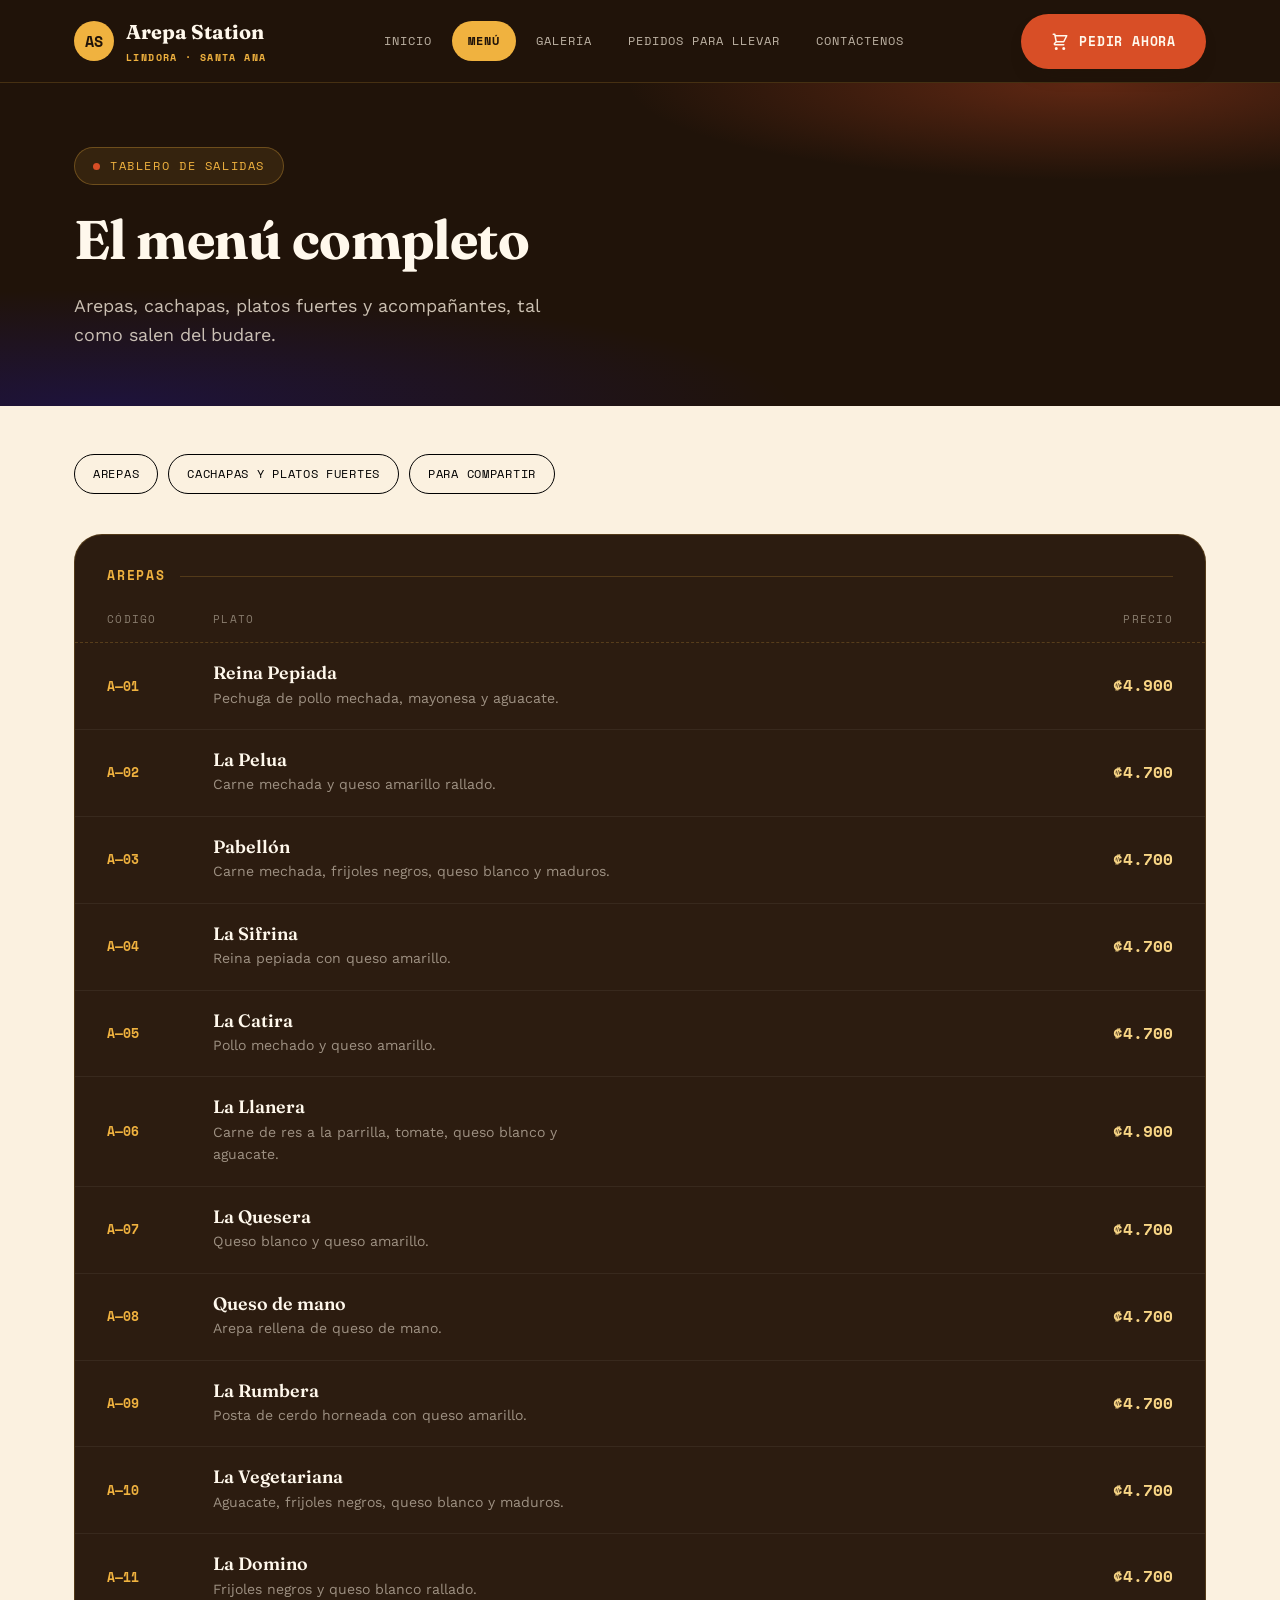
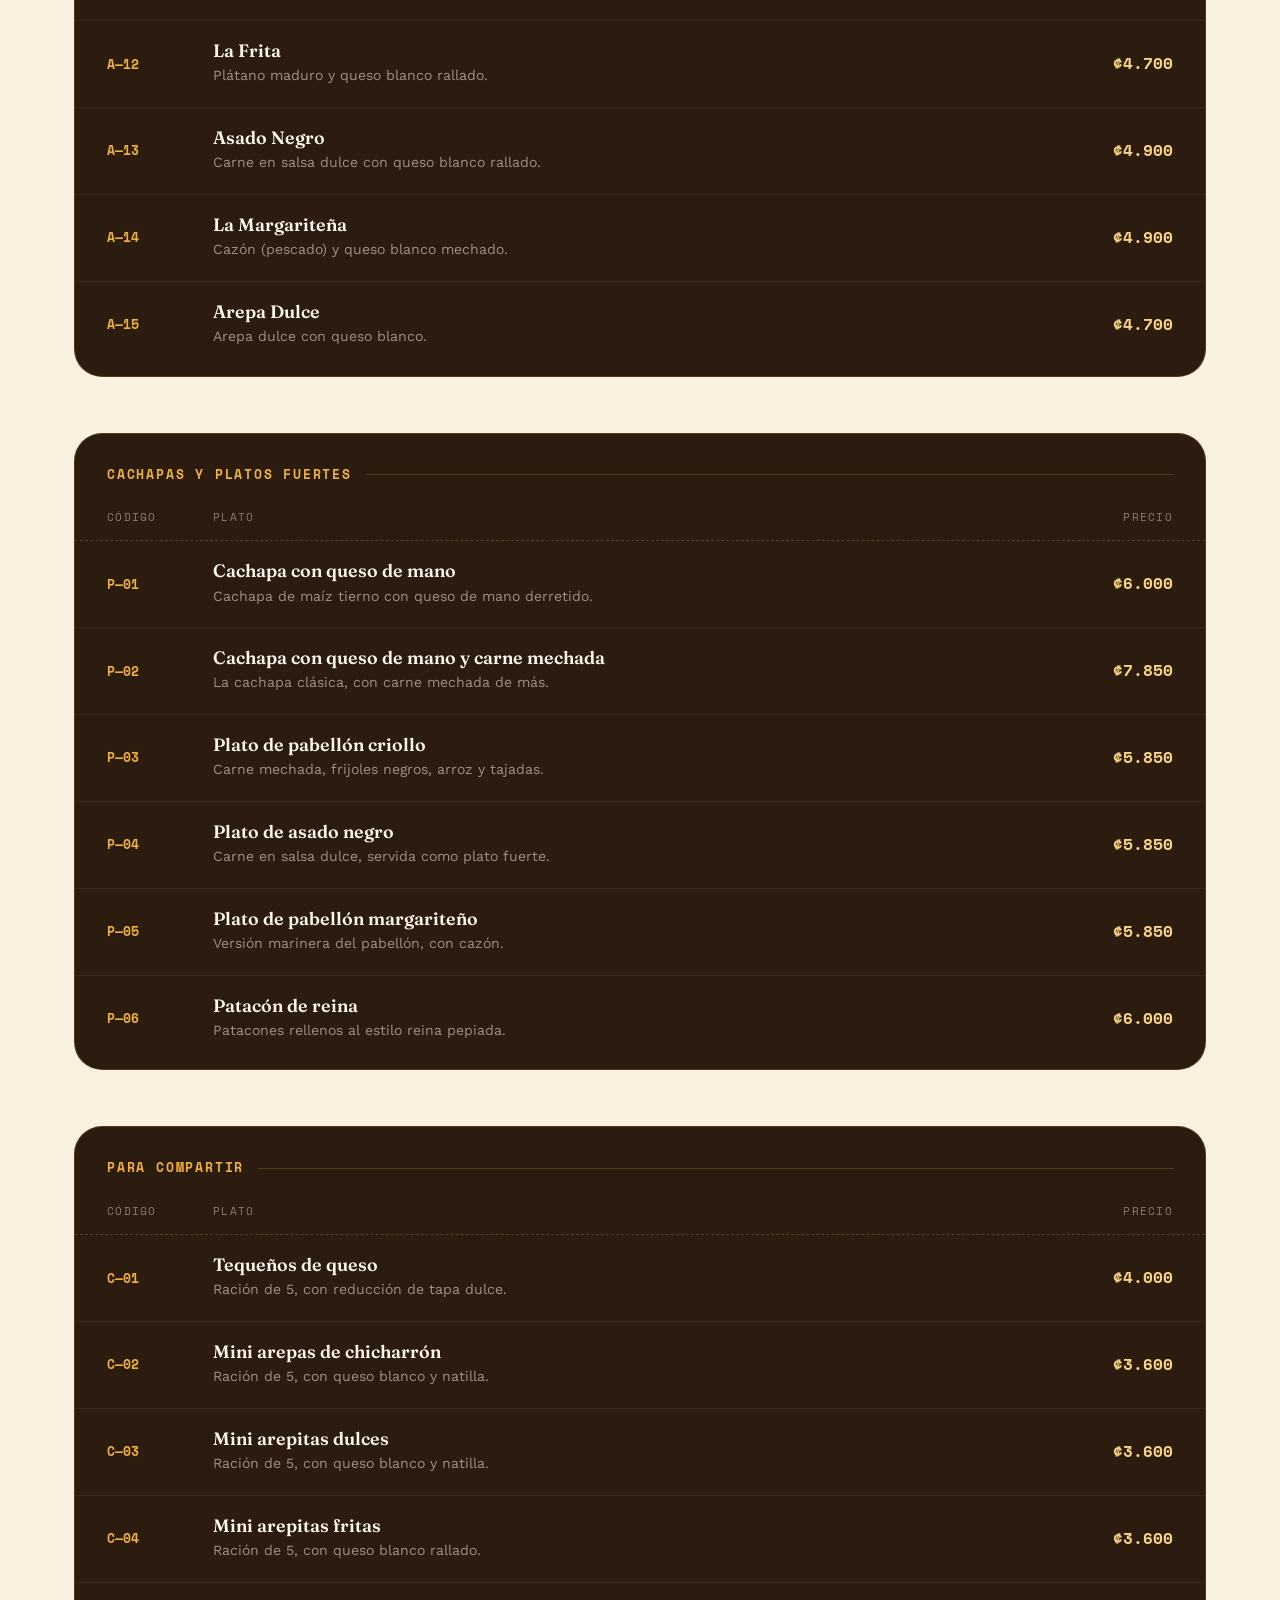
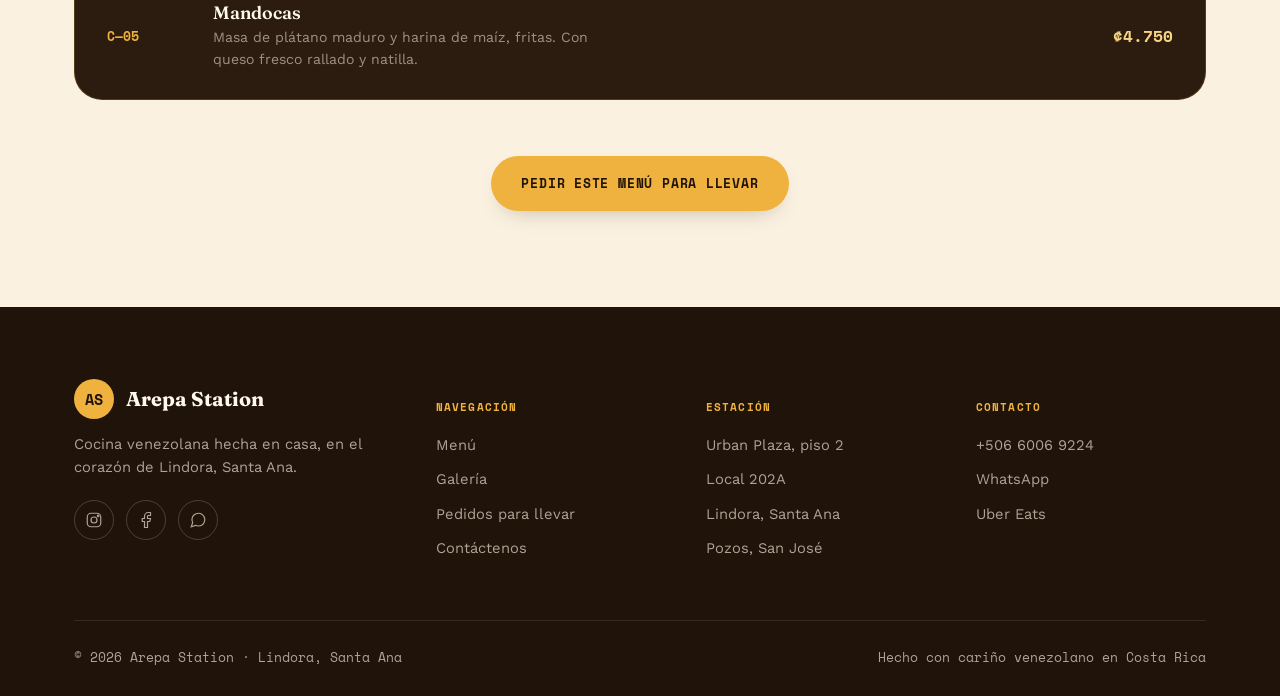
<file: menu.html>
<!DOCTYPE html>
<html lang="es-CR">
<head>
<meta charset="UTF-8">
<meta name="viewport" content="width=device-width, initial-scale=1.0">
<title>Menú | Arepa Station</title>
<meta name="description" content="Menú completo de Arepa Station: arepas, cachapas, platos fuertes y acompañantes venezolanos. Precios en colones. Lindora, Santa Ana.">
<link rel="preconnect" href="https://fonts.googleapis.com">
<link rel="preconnect" href="https://fonts.gstatic.com" crossorigin>
<link href="https://fonts.googleapis.com/css2?family=Fraunces:ital,wght@0,500;0,600;0,700;0,900;1,500;1,600&family=Space+Mono:wght@400;700&family=Work+Sans:wght@400;500;600;700&display=swap" rel="stylesheet">
<link rel="stylesheet" href="css/estilos.css">
</head>
<body>

<a href="#contenido" class="oculto-visual">Saltar al contenido</a>

<header class="cabecera">
  <div class="contenedor">
    <a href="index.html" class="marca">
      <span class="marca-sello" aria-hidden="true">AS</span>
      <span>Arepa Station<small>Lindora · Santa Ana</small></span>
    </a>

    <nav class="nav-principal" id="nav-principal" aria-label="Navegación principal">
      <a href="index.html">Inicio</a>
      <a href="menu.html" aria-current="page">Menú</a>
      <a href="galeria.html">Galería</a>
      <a href="pedidos.html">Pedidos para llevar</a>
      <a href="contactenos.html">Contáctenos</a>
    </nav>

    <div class="nav-acciones">
      <a href="pedidos.html#pedidos" class="boton boton--primario">
        <svg viewBox="0 0 24 24" fill="none" stroke="currentColor" stroke-width="2" aria-hidden="true"><path stroke-linecap="round" stroke-linejoin="round" d="M3 3h2l.4 2M7 13h10l4-8H5.4M7 13L5.4 5M7 13l-2.293 2.293c-.63.63-.184 1.707.707 1.707H17m-10 4a1 1 0 100 2 1 1 0 000-2zm10 0a1 1 0 100 2 1 1 0 000-2z"/></svg>
        <span>Pedir ahora</span>
      </a>
      <button class="nav-alterna" id="boton-menu" aria-label="Abrir menú de navegación" aria-expanded="false" aria-controls="nav-principal">
        <svg viewBox="0 0 24 24" fill="none" stroke="currentColor" stroke-width="2" aria-hidden="true"><path stroke-linecap="round" stroke-linejoin="round" d="M4 6h16M4 12h16M4 18h16"/></svg>
      </button>
    </div>
  </div>
</header>

<main id="contenido">

  <section class="hero" style="padding:64px 0 56px;">
    <div class="contenedor" style="display:block;">
      <span class="hero-tablero"><span class="punto" aria-hidden="true"></span> Tablero de salidas</span>
      <h1 style="font-size:clamp(2.2rem, 1.8rem + 2vw, 3.4rem);">El menú completo</h1>
      <p class="hero-texto">Arepas, cachapas, platos fuertes y acompañantes, tal como salen del budare.</p>
    </div>
  </section>

  <section class="seccion" style="padding-top:48px;">
    <div class="contenedor">

      <nav class="menu-nav-categorias" aria-label="Categorías del menú">
        <a href="#arepas">Arepas</a>
        <a href="#fuertes">Cachapas y platos fuertes</a>
        <a href="#acompanantes">Para compartir</a>
      </nav>

      <!-- ================= AREPAS ================= -->
      <div id="arepas" class="menu-categoria">
        <div class="tablero">
          <h2 class="menu-categoria-titulo">Arepas</h2>
          <div class="tablero-encabezado-fila">
            <span>Código</span><span>Plato</span><span style="text-align:right;">Precio</span>
          </div>

          <div class="fila-plato">
            <span class="codigo">A—01</span>
            <div class="info-plato"><h4>Reina Pepiada</h4><p>Pechuga de pollo mechada, mayonesa y aguacate.</p></div>
            <span class="precio-tablero">₡4.900</span>
          </div>
          <div class="fila-plato">
            <span class="codigo">A—02</span>
            <div class="info-plato"><h4>La Pelua</h4><p>Carne mechada y queso amarillo rallado.</p></div>
            <span class="precio-tablero">₡4.700</span>
          </div>
          <div class="fila-plato">
            <span class="codigo">A—03</span>
            <div class="info-plato"><h4>Pabellón</h4><p>Carne mechada, frijoles negros, queso blanco y maduros.</p></div>
            <span class="precio-tablero">₡4.700</span>
          </div>
          <div class="fila-plato">
            <span class="codigo">A—04</span>
            <div class="info-plato"><h4>La Sifrina</h4><p>Reina pepiada con queso amarillo.</p></div>
            <span class="precio-tablero">₡4.700</span>
          </div>
          <div class="fila-plato">
            <span class="codigo">A—05</span>
            <div class="info-plato"><h4>La Catira</h4><p>Pollo mechado y queso amarillo.</p></div>
            <span class="precio-tablero">₡4.700</span>
          </div>
          <div class="fila-plato">
            <span class="codigo">A—06</span>
            <div class="info-plato"><h4>La Llanera</h4><p>Carne de res a la parrilla, tomate, queso blanco y aguacate.</p></div>
            <span class="precio-tablero">₡4.900</span>
          </div>
          <div class="fila-plato">
            <span class="codigo">A—07</span>
            <div class="info-plato"><h4>La Quesera</h4><p>Queso blanco y queso amarillo.</p></div>
            <span class="precio-tablero">₡4.700</span>
          </div>
          <div class="fila-plato">
            <span class="codigo">A—08</span>
            <div class="info-plato"><h4>Queso de mano</h4><p>Arepa rellena de queso de mano.</p></div>
            <span class="precio-tablero">₡4.700</span>
          </div>
          <div class="fila-plato">
            <span class="codigo">A—09</span>
            <div class="info-plato"><h4>La Rumbera</h4><p>Posta de cerdo horneada con queso amarillo.</p></div>
            <span class="precio-tablero">₡4.700</span>
          </div>
          <div class="fila-plato">
            <span class="codigo">A—10</span>
            <div class="info-plato"><h4>La Vegetariana</h4><p>Aguacate, frijoles negros, queso blanco y maduros.</p></div>
            <span class="precio-tablero">₡4.700</span>
          </div>
          <div class="fila-plato">
            <span class="codigo">A—11</span>
            <div class="info-plato"><h4>La Domino</h4><p>Frijoles negros y queso blanco rallado.</p></div>
            <span class="precio-tablero">₡4.700</span>
          </div>
          <div class="fila-plato">
            <span class="codigo">A—12</span>
            <div class="info-plato"><h4>La Frita</h4><p>Plátano maduro y queso blanco rallado.</p></div>
            <span class="precio-tablero">₡4.700</span>
          </div>
          <div class="fila-plato">
            <span class="codigo">A—13</span>
            <div class="info-plato"><h4>Asado Negro</h4><p>Carne en salsa dulce con queso blanco rallado.</p></div>
            <span class="precio-tablero">₡4.900</span>
          </div>
          <div class="fila-plato">
            <span class="codigo">A—14</span>
            <div class="info-plato"><h4>La Margariteña</h4><p>Cazón (pescado) y queso blanco mechado.</p></div>
            <span class="precio-tablero">₡4.900</span>
          </div>
          <div class="fila-plato">
            <span class="codigo">A—15</span>
            <div class="info-plato"><h4>Arepa Dulce</h4><p>Arepa dulce con queso blanco.</p></div>
            <span class="precio-tablero">₡4.700</span>
          </div>
        </div>
      </div>

      <!-- ================= CACHAPAS Y PLATOS FUERTES ================= -->
      <div id="fuertes" class="menu-categoria" style="margin-top:56px;">
        <div class="tablero">
          <h2 class="menu-categoria-titulo">Cachapas y platos fuertes</h2>
          <div class="tablero-encabezado-fila">
            <span>Código</span><span>Plato</span><span style="text-align:right;">Precio</span>
          </div>

          <div class="fila-plato">
            <span class="codigo">P—01</span>
            <div class="info-plato"><h4>Cachapa con queso de mano</h4><p>Cachapa de maíz tierno con queso de mano derretido.</p></div>
            <span class="precio-tablero">₡6.000</span>
          </div>
          <div class="fila-plato">
            <span class="codigo">P—02</span>
            <div class="info-plato"><h4>Cachapa con queso de mano y carne mechada</h4><p>La cachapa clásica, con carne mechada de más.</p></div>
            <span class="precio-tablero">₡7.850</span>
          </div>
          <div class="fila-plato">
            <span class="codigo">P—03</span>
            <div class="info-plato"><h4>Plato de pabellón criollo</h4><p>Carne mechada, frijoles negros, arroz y tajadas.</p></div>
            <span class="precio-tablero">₡5.850</span>
          </div>
          <div class="fila-plato">
            <span class="codigo">P—04</span>
            <div class="info-plato"><h4>Plato de asado negro</h4><p>Carne en salsa dulce, servida como plato fuerte.</p></div>
            <span class="precio-tablero">₡5.850</span>
          </div>
          <div class="fila-plato">
            <span class="codigo">P—05</span>
            <div class="info-plato"><h4>Plato de pabellón margariteño</h4><p>Versión marinera del pabellón, con cazón.</p></div>
            <span class="precio-tablero">₡5.850</span>
          </div>
          <div class="fila-plato">
            <span class="codigo">P—06</span>
            <div class="info-plato"><h4>Patacón de reina</h4><p>Patacones rellenos al estilo reina pepiada.</p></div>
            <span class="precio-tablero">₡6.000</span>
          </div>
        </div>
      </div>

      <!-- ================= ACOMPAÑANTES ================= -->
      <div id="acompanantes" class="menu-categoria" style="margin-top:56px;">
        <div class="tablero">
          <h2 class="menu-categoria-titulo">Para compartir</h2>
          <div class="tablero-encabezado-fila">
            <span>Código</span><span>Plato</span><span style="text-align:right;">Precio</span>
          </div>

          <div class="fila-plato">
            <span class="codigo">C—01</span>
            <div class="info-plato"><h4>Tequeños de queso</h4><p>Ración de 5, con reducción de tapa dulce.</p></div>
            <span class="precio-tablero">₡4.000</span>
          </div>
          <div class="fila-plato">
            <span class="codigo">C—02</span>
            <div class="info-plato"><h4>Mini arepas de chicharrón</h4><p>Ración de 5, con queso blanco y natilla.</p></div>
            <span class="precio-tablero">₡3.600</span>
          </div>
          <div class="fila-plato">
            <span class="codigo">C—03</span>
            <div class="info-plato"><h4>Mini arepitas dulces</h4><p>Ración de 5, con queso blanco y natilla.</p></div>
            <span class="precio-tablero">₡3.600</span>
          </div>
          <div class="fila-plato">
            <span class="codigo">C—04</span>
            <div class="info-plato"><h4>Mini arepitas fritas</h4><p>Ración de 5, con queso blanco rallado.</p></div>
            <span class="precio-tablero">₡3.600</span>
          </div>
          <div class="fila-plato">
            <span class="codigo">C—05</span>
            <div class="info-plato"><h4>Mandocas</h4><p>Masa de plátano maduro y harina de maíz, fritas. Con queso fresco rallado y natilla.</p></div>
            <span class="precio-tablero">₡4.750</span>
          </div>
        </div>
      </div>

      <div class="centro-texto" style="margin-top:56px;">
        <a href="pedidos.html" class="boton boton--dorado">Pedir este menú para llevar</a>
      </div>

    </div>
  </section>

</main>

<footer class="pie">
  <div class="contenedor">
    <div class="pie-rejilla">
      <div class="pie-marca">
        <a href="index.html" class="marca" style="color:var(--crema-2);">
          <span class="marca-sello" aria-hidden="true">AS</span>
          <span>Arepa Station</span>
        </a>
        <p>Cocina venezolana hecha en casa, en el corazón de Lindora, Santa Ana.</p>
        <div class="pie-redes">
          <a href="https://www.instagram.com/arepastationcr/" target="_blank" rel="noopener" aria-label="Instagram de Arepa Station">
            <svg viewBox="0 0 24 24" fill="none" stroke="currentColor" stroke-width="1.6" aria-hidden="true"><rect x="3" y="3" width="18" height="18" rx="5"/><circle cx="12" cy="12" r="4"/><circle cx="17.5" cy="6.5" r="1"/></svg>
          </a>
          <a href="https://www.facebook.com/arepastationcr/" target="_blank" rel="noopener" aria-label="Facebook de Arepa Station">
            <svg viewBox="0 0 24 24" fill="none" stroke="currentColor" stroke-width="1.6" aria-hidden="true"><path d="M18 2h-3a5 5 0 00-5 5v3H7v4h3v8h4v-8h3l1-4h-4V7a1 1 0 011-1h3z"/></svg>
          </a>
          <a href="https://wa.me/50660069224" target="_blank" rel="noopener" aria-label="WhatsApp de Arepa Station">
            <svg viewBox="0 0 24 24" fill="none" stroke="currentColor" stroke-width="1.6" aria-hidden="true"><path d="M21 11.5a8.38 8.38 0 01-.9 3.8 8.5 8.5 0 01-7.6 4.7 8.38 8.38 0 01-3.8-.9L3 21l1.9-5.7a8.38 8.38 0 01-.9-3.8 8.5 8.5 0 014.7-7.6 8.38 8.38 0 013.8-.9h.5a8.48 8.48 0 018 8v.5z"/></svg>
          </a>
        </div>
      </div>

      <div>
        <h5>Navegación</h5>
        <ul>
          <li><a href="menu.html">Menú</a></li>
          <li><a href="galeria.html">Galería</a></li>
          <li><a href="pedidos.html">Pedidos para llevar</a></li>
          <li><a href="contactenos.html">Contáctenos</a></li>
        </ul>
      </div>

      <div>
        <h5>Estación</h5>
        <ul>
          <li>Urban Plaza, piso 2</li>
          <li>Local 202A</li>
          <li>Lindora, Santa Ana</li>
          <li>Pozos, San José</li>
        </ul>
      </div>

      <div>
        <h5>Contacto</h5>
        <ul>
          <li><a href="tel:+50660069224">+506 6006 9224</a></li>
          <li><a href="https://wa.me/50660069224" target="_blank" rel="noopener">WhatsApp</a></li>
          <li><a href="pedidos.html">Uber Eats</a></li>
        </ul>
      </div>
    </div>

    <div class="pie-base">
      <span>© <span id="anio-actual">2026</span> Arepa Station · Lindora, Santa Ana</span>
      <span>Hecho con cariño venezolano en Costa Rica</span>
    </div>
  </div>
</footer>

<script src="js/script.js"></script>
</body>
</html>
</file>
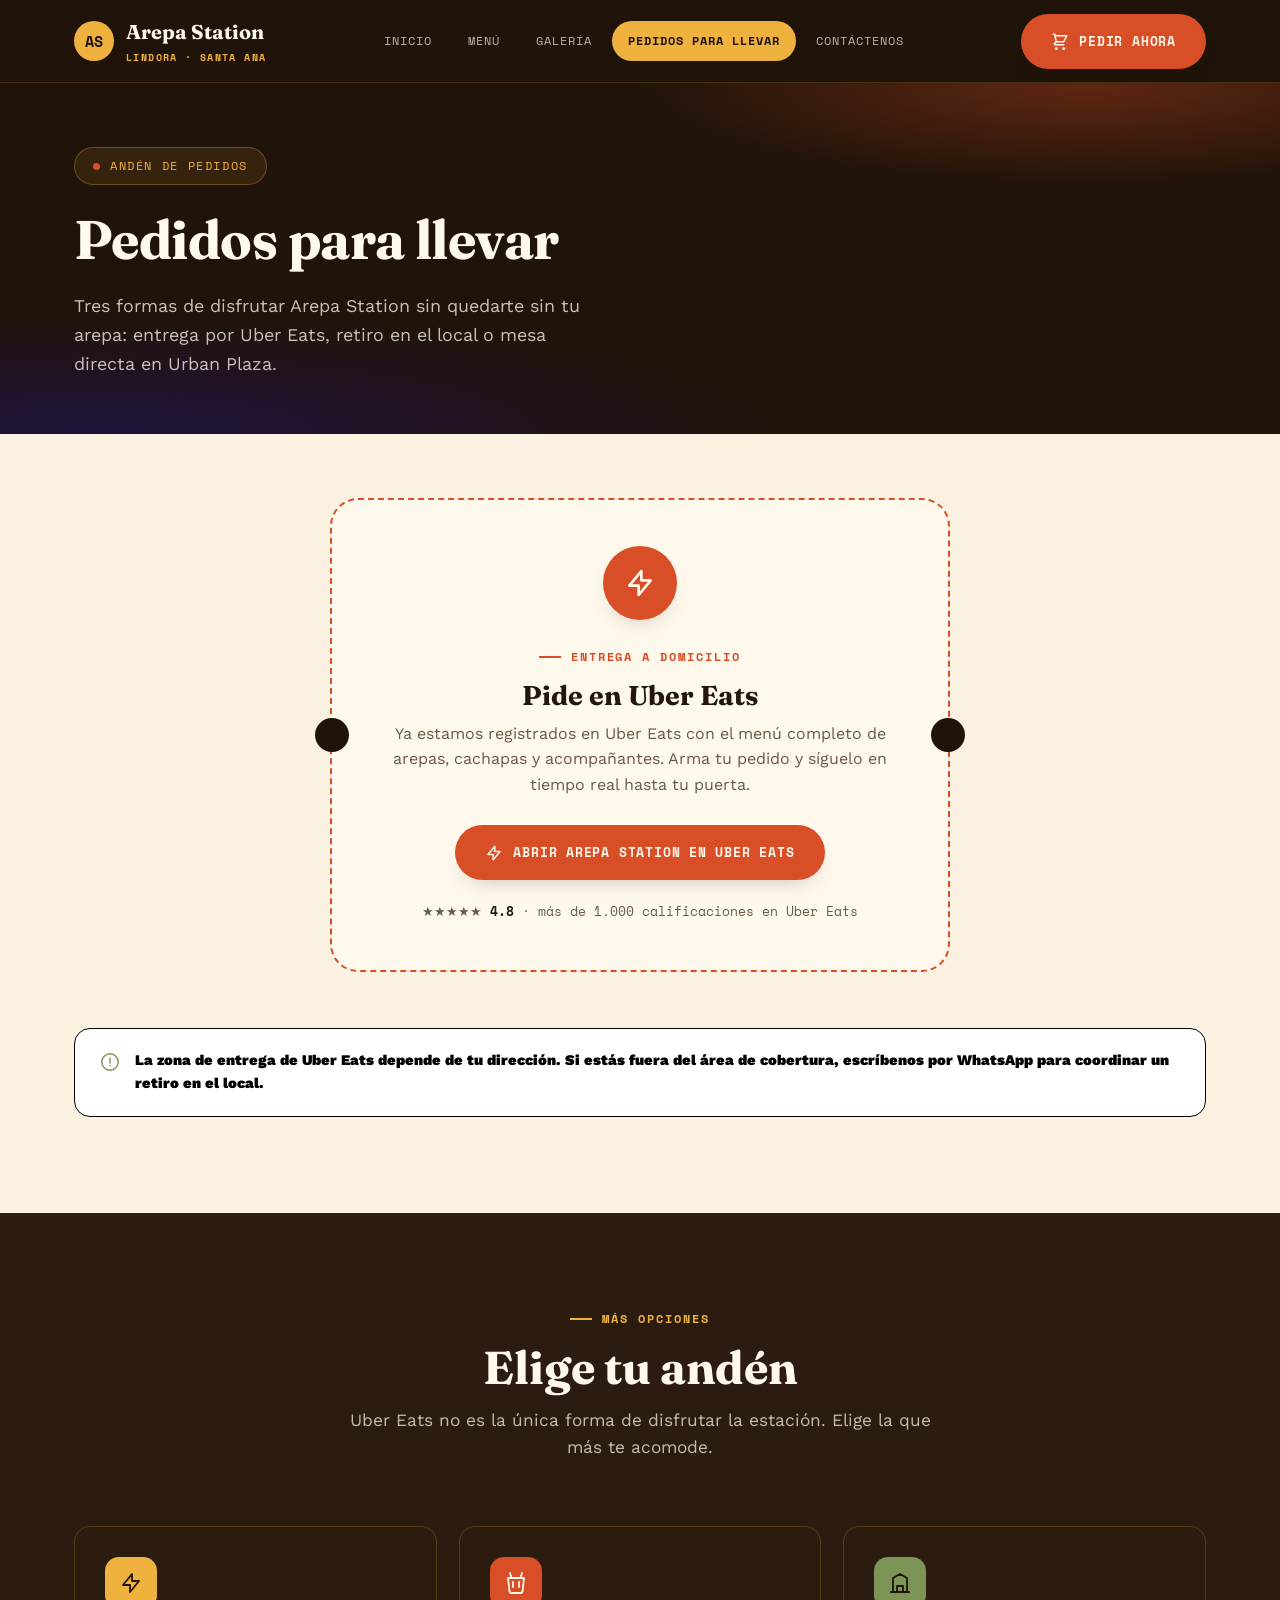
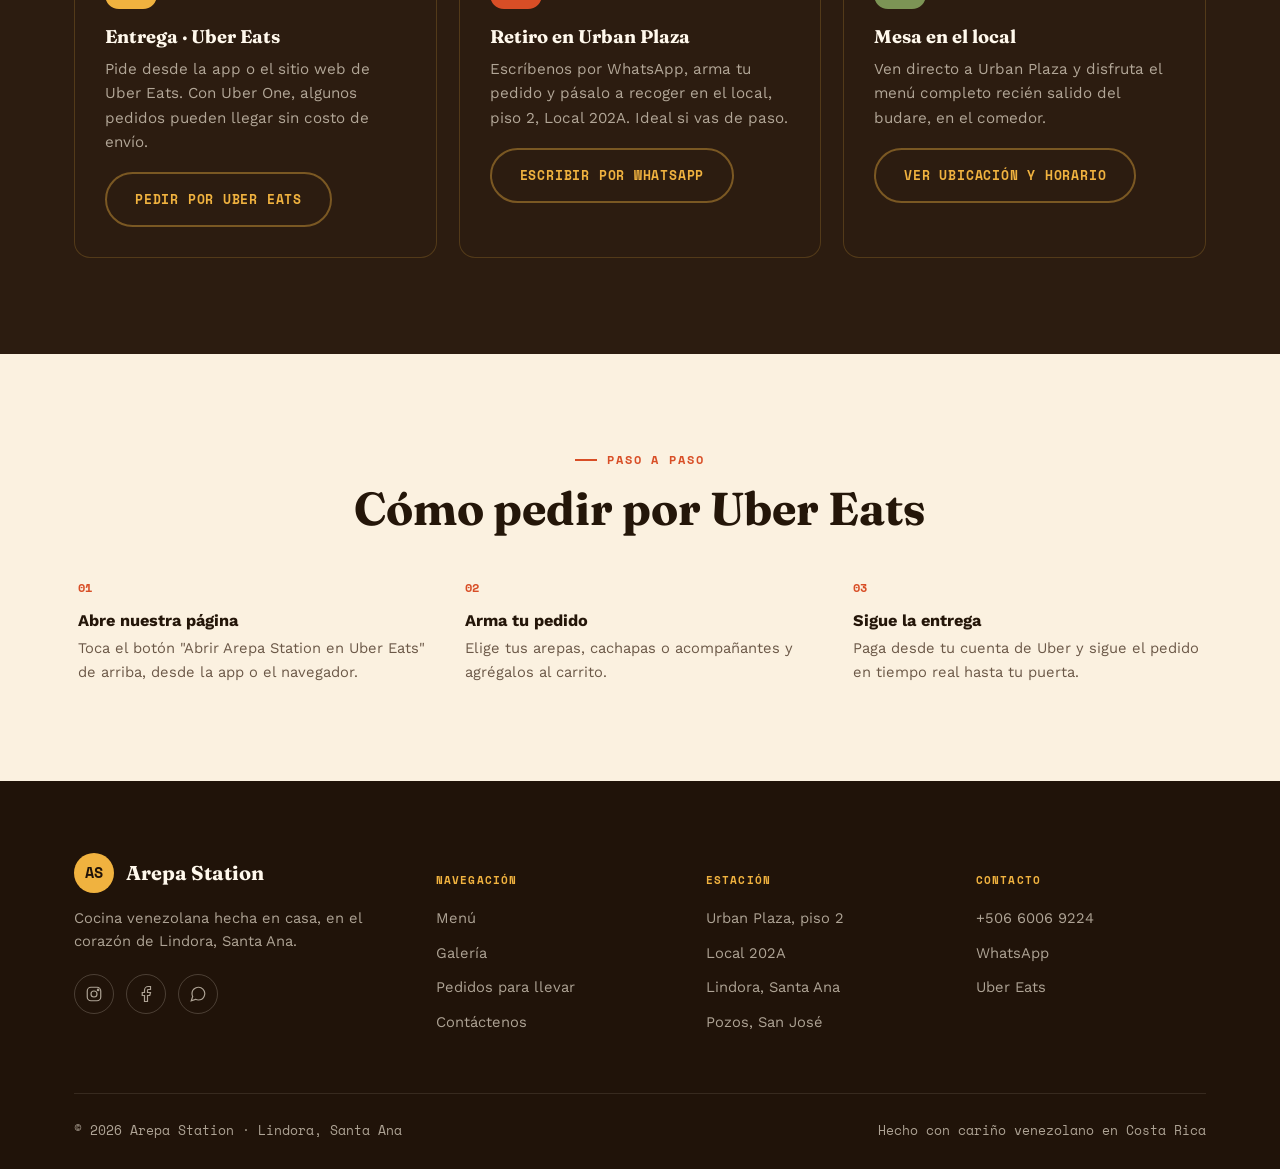
<file: pedidos.html>
<!DOCTYPE html>
<html lang="es-CR">
<head>
<meta charset="UTF-8">
<meta name="viewport" content="width=device-width, initial-scale=1.0">
<title>Pedidos para Llevar | Arepa Station</title>
<meta name="description" content="Pide Arepa Station para llevar por Uber Eats, resérvalo por WhatsApp para retiro en Urban Plaza, o disfrútalo en el local. Lindora, Santa Ana.">
<link rel="preconnect" href="https://fonts.googleapis.com">
<link rel="preconnect" href="https://fonts.gstatic.com" crossorigin>
<link href="https://fonts.googleapis.com/css2?family=Fraunces:ital,wght@0,500;0,600;0,700;0,900;1,500;1,600&family=Space+Mono:wght@400;700&family=Work+Sans:wght@400;500;600;700&display=swap" rel="stylesheet">
<link rel="stylesheet" href="css/estilos.css">
</head>
<body>

<a href="#contenido" class="oculto-visual">Saltar al contenido</a>

<header class="cabecera">
  <div class="contenedor">
    <a href="index.html" class="marca">
      <span class="marca-sello" aria-hidden="true">AS</span>
      <span>Arepa Station<small>Lindora · Santa Ana</small></span>
    </a>

    <nav class="nav-principal" id="nav-principal" aria-label="Navegación principal">
      <a href="index.html">Inicio</a>
      <a href="menu.html">Menú</a>
      <a href="galeria.html">Galería</a>
      <a href="pedidos.html" aria-current="page">Pedidos para llevar</a>
      <a href="contactenos.html">Contáctenos</a>
    </nav>

    <div class="nav-acciones">
      <a href="pedidos.html#pedidos" class="boton boton--primario">
        <svg viewBox="0 0 24 24" fill="none" stroke="currentColor" stroke-width="2" aria-hidden="true"><path stroke-linecap="round" stroke-linejoin="round" d="M3 3h2l.4 2M7 13h10l4-8H5.4M7 13L5.4 5M7 13l-2.293 2.293c-.63.63-.184 1.707.707 1.707H17m-10 4a1 1 0 100 2 1 1 0 000-2zm10 0a1 1 0 100 2 1 1 0 000-2z"/></svg>
        <span>Pedir ahora</span>
      </a>
      <button class="nav-alterna" id="boton-menu" aria-label="Abrir menú de navegación" aria-expanded="false" aria-controls="nav-principal">
        <svg viewBox="0 0 24 24" fill="none" stroke="currentColor" stroke-width="2" aria-hidden="true"><path stroke-linecap="round" stroke-linejoin="round" d="M4 6h16M4 12h16M4 18h16"/></svg>
      </button>
    </div>
  </div>
</header>

<main id="contenido">

  <section class="hero" style="padding:64px 0 56px;">
    <div class="contenedor" style="display:block;">
      <span class="hero-tablero"><span class="punto" aria-hidden="true"></span> Andén de pedidos</span>
      <h1 style="font-size:clamp(2.2rem, 1.8rem + 2vw, 3.4rem);">Pedidos para llevar</h1>
      <p class="hero-texto">Tres formas de disfrutar Arepa Station sin quedarte sin tu arepa: entrega por Uber Eats, retiro en el local o mesa directa en Urban Plaza.</p>
    </div>
  </section>

  <!-- ============ BOLETO UBER EATS ============ -->
  <section class="seccion" style="padding-top:64px;">
    <div class="contenedor">
      <div class="boleto aparecer">
        <div class="sello" aria-hidden="true">
          <svg viewBox="0 0 24 24" fill="none" stroke="currentColor" stroke-width="2"><path stroke-linecap="round" stroke-linejoin="round" d="M13 10V3L4 14h7v7l9-11h-7z"/></svg>
        </div>
        <span class="ojo centro-texto" style="justify-content:center; margin-bottom:14px;">Entrega a domicilio</span>
        <h3>Pide en Uber Eats</h3>
        <p>Ya estamos registrados en Uber Eats con el menú completo de arepas, cachapas y acompañantes. Arma tu pedido y síguelo en tiempo real hasta tu puerta.</p>

        <a href="https://www.ubereats.com/cr/store/arepa-station/tE7ji7wNQM-F20kk68zb8g" target="_blank" rel="noopener" class="boton boton--primario">
          <svg viewBox="0 0 24 24" fill="none" stroke="currentColor" stroke-width="2" aria-hidden="true"><path stroke-linecap="round" stroke-linejoin="round" d="M13 10V3L4 14h7v7l9-11h-7z"/></svg>
          <span>Abrir Arepa Station en Uber Eats</span>
        </a>

          <div class="calificacion">
          <span aria-hidden="true">★★★★★</span>
          <span><strong>4.8</strong> · más de 1.000 calificaciones en Uber Eats</span>
              </div>
            </div>
              <div class="aviso-menu aparecer" style="margin-top:56px; color: black; font-weight: 900; border-color:black; background: white;">
        <svg viewBox="0 0 24 24" fill="none" stroke="#7c9455" stroke-width="1.6" aria-hidden="true"><circle cx="12" cy="12" r="9"/><path stroke-linecap="round" d="M12 8v5M12 16h.01"/></svg>
        <p>La zona de entrega de Uber Eats depende de tu dirección. Si estás fuera del área de cobertura, escríbenos por WhatsApp para coordinar un retiro en el local.</p>
        </div>
    </div>
  </section>

  <!-- ============ OTRAS FORMAS DE PEDIR ============ -->
  <section class="seccion seccion--panel" id="pedidos">
    <div class="contenedor">
      <div class="encabezado-seccion centrado claro">
        <span class="ojo">Más opciones</span>
        <h2>Elige tu andén</h2>
        <p class="entradilla">Uber Eats no es la única forma de disfrutar la estación. Elige la que más te acomode.</p>
      </div>

      <div class="opciones-pedido">

        <div class="tarjeta-info aparecer" style="background:var(--budare-2); border-color:rgba(240,178,63,0.2);">
          <div class="icono" style="background:var(--masa); color:var(--budare);" aria-hidden="true">
            <svg viewBox="0 0 24 24" fill="none" stroke="currentColor" stroke-width="1.8"><path stroke-linecap="round" stroke-linejoin="round" d="M13 10V3L4 14h7v7l9-11h-7z"/></svg>
          </div>
          <h3 style="color:var(--crema-2);">Entrega · Uber Eats</h3>
          <p style="color:rgba(251,241,224,0.65);">Pide desde la app o el sitio web de Uber Eats. Con Uber One, algunos pedidos pueden llegar sin costo de envío.</p>
          <a href="https://www.ubereats.com/cr/store/arepa-station/tE7ji7wNQM-F20kk68zb8g" target="_blank" rel="noopener" class="boton boton--fantasma" style="margin-top:18px; color:var(--masa); border-color:rgba(240,178,63,0.4);">Pedir por Uber Eats</a>
        </div>

        <div class="tarjeta-info aparecer" style="background:var(--budare-2); border-color:rgba(240,178,63,0.2);">
          <div class="icono" style="background:var(--onoto); color:var(--crema-2);" aria-hidden="true">
            <svg viewBox="0 0 24 24" fill="none" stroke="currentColor" stroke-width="1.8"><path stroke-linecap="round" stroke-linejoin="round" d="M6 2l1.5 5h9L18 2M4 7h16l-1.5 13.5a2 2 0 01-2 1.5H7.5a2 2 0 01-2-1.5L4 7zM9 11v5m6-5v5"/></svg>
          </div>
          <h3 style="color:var(--crema-2);">Retiro en Urban Plaza</h3>
          <p style="color:rgba(251,241,224,0.65);">Escríbenos por WhatsApp, arma tu pedido y pásalo a recoger en el local, piso 2, Local 202A. Ideal si vas de paso.</p>
          <a href="https://wa.me/50660069224" target="_blank" rel="noopener" class="boton boton--fantasma" style="margin-top:18px; color:var(--masa); border-color:rgba(240,178,63,0.4);">Escribir por WhatsApp</a>
        </div>

        <div class="tarjeta-info aparecer" style="background:var(--budare-2); border-color:rgba(240,178,63,0.2);">
          <div class="icono" style="background:var(--aguacate); color:var(--budare);" aria-hidden="true">
            <svg viewBox="0 0 24 24" fill="none" stroke="currentColor" stroke-width="1.8"><path stroke-linecap="round" stroke-linejoin="round" d="M3 21h18M5 21V7l7-4 7 4v14M9 21v-6h6v6"/></svg>
          </div>
          <h3 style="color:var(--crema-2);">Mesa en el local</h3>
          <p style="color:rgba(251,241,224,0.65);">Ven directo a Urban Plaza y disfruta el menú completo recién salido del budare, en el comedor.</p>
          <a href="contactenos.html" class="boton boton--fantasma" style="margin-top:18px; color:var(--masa); border-color:rgba(240,178,63,0.4);">Ver ubicación y horario</a>
        </div>

      </div>
    </div>
  </section>

  <!-- ============ CÓMO PEDIR POR UBER EATS ============ -->
  <section class="seccion">
    <div class="contenedor">
      <div class="encabezado-seccion centrado">
        <span class="ojo">Paso a paso</span>
        <h2>Cómo pedir por Uber Eats</h2>
      </div>

      <div class="pasos">
        <div class="paso aparecer">
          <span class="num">01</span>
          <h4>Abre nuestra página</h4>
          <p>Toca el botón "Abrir Arepa Station en Uber Eats" de arriba, desde la app o el navegador.</p>
        </div>
        <div class="paso aparecer">
          <span class="num">02</span>
          <h4>Arma tu pedido</h4>
          <p>Elige tus arepas, cachapas o acompañantes y agrégalos al carrito.</p>
        </div>
        <div class="paso aparecer">
          <span class="num">03</span>
          <h4>Sigue la entrega</h4>
          <p>Paga desde tu cuenta de Uber y sigue el pedido en tiempo real hasta tu puerta.</p>
        </div>
      </div>

      
    </div>
  </section>

</main>

<footer class="pie">
  <div class="contenedor">
    <div class="pie-rejilla">
      <div class="pie-marca">
        <a href="index.html" class="marca" style="color:var(--crema-2);">
          <span class="marca-sello" aria-hidden="true">AS</span>
          <span>Arepa Station</span>
        </a>
        <p>Cocina venezolana hecha en casa, en el corazón de Lindora, Santa Ana.</p>
        <div class="pie-redes">
          <a href="https://www.instagram.com/arepastationcr/" target="_blank" rel="noopener" aria-label="Instagram de Arepa Station">
            <svg viewBox="0 0 24 24" fill="none" stroke="currentColor" stroke-width="1.6" aria-hidden="true"><rect x="3" y="3" width="18" height="18" rx="5"/><circle cx="12" cy="12" r="4"/><circle cx="17.5" cy="6.5" r="1"/></svg>
          </a>
          <a href="https://www.facebook.com/arepastationcr/" target="_blank" rel="noopener" aria-label="Facebook de Arepa Station">
            <svg viewBox="0 0 24 24" fill="none" stroke="currentColor" stroke-width="1.6" aria-hidden="true"><path d="M18 2h-3a5 5 0 00-5 5v3H7v4h3v8h4v-8h3l1-4h-4V7a1 1 0 011-1h3z"/></svg>
          </a>
          <a href="https://wa.me/50660069224" target="_blank" rel="noopener" aria-label="WhatsApp de Arepa Station">
            <svg viewBox="0 0 24 24" fill="none" stroke="currentColor" stroke-width="1.6" aria-hidden="true"><path d="M21 11.5a8.38 8.38 0 01-.9 3.8 8.5 8.5 0 01-7.6 4.7 8.38 8.38 0 01-3.8-.9L3 21l1.9-5.7a8.38 8.38 0 01-.9-3.8 8.5 8.5 0 014.7-7.6 8.38 8.38 0 013.8-.9h.5a8.48 8.48 0 018 8v.5z"/></svg>
          </a>
        </div>
      </div>

      <div>
        <h5>Navegación</h5>
        <ul>
          <li><a href="menu.html">Menú</a></li>
          <li><a href="galeria.html">Galería</a></li>
          <li><a href="pedidos.html">Pedidos para llevar</a></li>
          <li><a href="contactenos.html">Contáctenos</a></li>
        </ul>
      </div>

      <div>
        <h5>Estación</h5>
        <ul>
          <li>Urban Plaza, piso 2</li>
          <li>Local 202A</li>
          <li>Lindora, Santa Ana</li>
          <li>Pozos, San José</li>
        </ul>
      </div>

      <div>
        <h5>Contacto</h5>
        <ul>
          <li><a href="tel:+50660069224">+506 6006 9224</a></li>
          <li><a href="https://wa.me/50660069224" target="_blank" rel="noopener">WhatsApp</a></li>
          <li><a href="https://www.ubereats.com/cr/store/arepa-station/tE7ji7wNQM-F20kk68zb8g" target="_blank" rel="noopener">Uber Eats</a></li>
        </ul>
      </div>
    </div>

    <div class="pie-base">
      <span>© <span id="anio-actual">2026</span> Arepa Station · Lindora, Santa Ana</span>
      <span>Hecho con cariño venezolano en Costa Rica</span>
    </div>
  </div>
</footer>

<script src="js/script.js"></script>
</body>
</html>
</file>
<file: css/estilos.css>
/* =========================================================
   AREPA STATION — Hoja de estilos compartida
   Paleta inspirada en la arepa venezolana:
     - budare  → negro cálido de la plancha donde se tuesta la arepa
     - masa    → dorado maíz de la masa recién tostada
     - onoto   → rojo-naranja del achiote/onoto, condimento venezolano
     - aguacate→ verde suave del aguacate (Reina Pepiada)
     - crema   → crema de maíz, fondo claro
   Motivo de firma: el "tablero de salidas" de una estación de
   tren, usado en el menú y en los horarios.
   ========================================================= */

:root {
  /* Paleta */
  --budare: #201309;
  --budare-2: #2c1c10;
  --budare-3: #3a2716;
  --masa: #f0b23f;
  --masa-suave: #f8d585;
  --onoto: #d84e26;
  --onoto-oscuro: #ac3b1a;
  --aguacate: #7c9455;
  --aguacate-oscuro: #5f7440;
  --crema: #fbf1e0;
  --crema-2: #fff8ec;
  --tinta: #241609;
  --tinta-suave: #6b5847;
  --linea: #e4d3b5;
  --linea-oscura: rgba(240, 178, 63, 0.25);

  /* Tipografía */
  --f-display: 'Fraunces', Georgia, serif;
  --f-mono: 'Space Mono', 'Courier New', monospace;
  --f-cuerpo: 'Work Sans', -apple-system, BlinkMacSystemFont, sans-serif;

  /* Layout */
  --ancho-max: 1180px;
  --radio-s: 8px;
  --radio: 16px;
  --radio-l: 28px;
  --sombra: 0 24px 48px -24px rgba(32, 19, 9, 0.45);
  --sombra-s: 0 10px 24px -14px rgba(32, 19, 9, 0.35);
  --transicion: 220ms cubic-bezier(.4,0,.2,1);
}

/* ---------- Reset base ---------- */
*, *::before, *::after { box-sizing: border-box; }
html { scroll-behavior: smooth; }
@media (prefers-reduced-motion: reduce) {
  html { scroll-behavior: auto; }
  *, *::before, *::after {
    animation-duration: 0.001ms !important;
    animation-iteration-count: 1 !important;
    transition-duration: 0.001ms !important;
    scroll-behavior: auto !important;
  }
}
body, h1, h2, h3, h4, p, figure, blockquote { margin: 0; }
ul, ol { margin: 0; padding: 0; list-style: none; }
img { max-width: 100%; display: block; }
a { color: inherit; text-decoration: none; }
button { font: inherit; cursor: pointer; }
input, textarea, select { font: inherit; }

body {
  background: var(--crema);
  color: var(--tinta);
  font-family: var(--f-cuerpo);
  font-size: 16px;
  line-height: 1.6;
  -webkit-font-smoothing: antialiased;
}

::selection { background: var(--onoto); color: var(--crema-2); }

:focus-visible {
  outline: 3px solid var(--onoto);
  outline-offset: 3px;
  border-radius: 4px;
}

.contenedor {
  width: 100%;
  max-width: var(--ancho-max);
  margin: 0 auto;
  padding: 0 24px;
}

.contenedor-formulario{
  width: 100%;
  max-width: 95%;
  margin: 0 auto;
  padding: 10px 24px;
}

.oculto-visual {
  position: absolute;
  width: 1px; height: 1px;
  overflow: hidden;
  clip: rect(0 0 0 0);
  white-space: nowrap;
}

/* ---------- Tipografía general ---------- */
h1, h2, h3, h4 {
  font-family: var(--f-display);
  color: var(--tinta);
  line-height: 1.08;
  font-weight: 700;
}

h1{
  font-family: var(--f-display);
  color: var(--crema-2);
  line-height: 1.08;
  font-weight: 700;
}

.claro h1, .claro h2, .claro h3, .claro h4 { color: var(--crema-2); }

h2 { font-size: clamp(2rem, 1.6rem + 1.6vw, 3rem); }
h3 { font-size: clamp(1.3rem, 1.15rem + 0.6vw, 1.7rem); }

.ojo {
  display: inline-flex;
  align-items: center;
  gap: 10px;
  font-family: var(--f-mono);
  font-size: 0.78rem;
  letter-spacing: 0.16em;
  text-transform: uppercase;
  color: var(--onoto);
  font-weight: 700;
}
.claro .ojo { color: var(--masa); }
.ojo::before {
  content: "";
  width: 22px;
  height: 2px;
  background: currentColor;
}

.entradilla {
  font-size: 1.08rem;
  color: var(--tinta-suave);
  max-width: 54ch;
}
.claro .entradilla { color: rgba(251, 241, 224, 0.75); }

.encabezado-seccion {
  display: flex;
  flex-direction: column;
  gap: 14px;
  margin-bottom: 44px;
}
.encabezado-seccion.centrado { align-items: center; text-align: center; margin-inline: auto; }

/* ---------- Botones ---------- */
.boton {
  display: inline-flex;
  align-items: center;
  justify-content: center;
  gap: 10px;
  padding: 15px 28px;
  border-radius: 100px;
  font-family: var(--f-mono);
  font-size: 0.82rem;
  font-weight: 700;
  letter-spacing: 0.06em;
  text-transform: uppercase;
  border: 2px solid transparent;
  transition: transform var(--transicion), box-shadow var(--transicion), background var(--transicion), color var(--transicion);
  white-space: nowrap;
}
.boton svg { width: 18px; height: 18px; flex-shrink: 0; }
.boton:hover { transform: translateY(-2px); }

.boton--primario {
  background: var(--onoto);
  color: var(--crema-2);
  box-shadow: var(--sombra-s);
}
.boton--primario:hover { background: var(--onoto-oscuro); }

.boton--dorado {
  background: var(--masa);
  color: var(--budare);
  box-shadow: var(--sombra-s);
}
.boton--dorado:hover { background: var(--masa-suave); }

.boton--fantasma {
  background: transparent;
  border-color: white;
  color: var(--crema-2);
}

.boton--contactenos {
  background: transparent;
  border-color: black;
  color: var(--budare);
}

.claro .boton--fantasma { color: var(--crema-2); }
.boton--fantasma:hover { background: rgba(36, 22, 9, 0.06); }
.claro .boton--fantasma:hover { background: rgba(251, 241, 224, 0.1); }

.boton--bloque { width: 100%; }

/* ---------- Header / navegación ---------- */
.cabecera {
  position: sticky;
  top: 0;
  z-index: 100;
  background: var(--budare);
  border-bottom: 1px solid rgba(240, 178, 63, 0.18);
}
.cabecera .contenedor {
  display: flex;
  align-items: center;
  justify-content: space-between;
  height: 82px;
}

.marca {
  display: flex;
  align-items: center;
  gap: 12px;
  font-family: var(--f-display);
  font-weight: 700;
  font-size: 1.25rem;
  color: var(--crema-2);
}
.marca-sello {
  width: 40px;
  height: 40px;
  border-radius: 50%;
  background: var(--masa);
  color: var(--budare);
  display: flex;
  align-items: center;
  justify-content: center;
  font-family: var(--f-mono);
  font-weight: 700;
  font-size: 0.95rem;
  flex-shrink: 0;
}
.marca small {
  display: block;
  font-family: var(--f-mono);
  font-size: 0.62rem;
  letter-spacing: 0.14em;
  text-transform: uppercase;
  color: var(--masa);
  font-weight: 700;
  margin-top: 2px;
}

.nav-principal {
  display: flex;
  align-items: center;
  gap: 4px;
}
.nav-principal a {
  display: block;
  padding: 10px 16px;
  font-family: var(--f-mono);
  font-size: 0.78rem;
  letter-spacing: 0.08em;
  text-transform: uppercase;
  color: rgba(251, 241, 224, 0.72);
  border-radius: 100px;
  transition: background var(--transicion), color var(--transicion);
}
.nav-principal a:hover { color: var(--crema-2); background: rgba(251,241,224,0.08); }
.nav-principal a[aria-current="page"] {
  color: var(--budare);
  background: var(--masa);
  font-weight: 700;
}

.nav-acciones { display: flex; align-items: center; gap: 12px; }

.nav-alterna {
  display: none;
  width: 46px;
  height: 46px;
  border-radius: 50%;
  border: 1px solid rgba(240,178,63,0.35);
  background: transparent;
  color: var(--crema-2);
  align-items: center;
  justify-content: center;
}
.nav-alterna svg { width: 20px; height: 20px; }

@media (max-width: 900px) {
  .nav-principal {
    position: fixed;
    inset: 82px 0 0 0;
    background: var(--budare);
    flex-direction: column;
    align-items: stretch;
    padding: 18px 24px 32px;
    gap: 4px;
    transform: translateY(-8px);
    opacity: 0;
    visibility: hidden;
    transition: opacity var(--transicion), transform var(--transicion), visibility var(--transicion);
  }
  .nav-principal a { padding: 16px 18px; font-size: 0.9rem; border-bottom: 1px solid rgba(240,178,63,0.12); }
  body.menu-abierto .nav-principal { opacity: 1; visibility: visible; transform: translateY(0); }
  .nav-alterna { display: flex; }
  .nav-acciones .boton span { display: none; }
  .nav-acciones .boton { padding: 13px; border-radius: 50%; }
  .nav-acciones .boton svg { margin: 0; }
}

/* ---------- Hero ---------- */
.hero {
  background: var(--budare);
  color: var(--crema-2);
  position: relative;
  overflow: hidden;
  padding: 92px 0 110px;
}
.hero::before {
  content: "";
  position: absolute;
  inset: 0;
  background:
    radial-gradient(ellipse 60% 50% at 85% 0%, rgba(216, 78, 38, 0.35), transparent 60%),
    radial-gradient(ellipse 90% 60% at 8% 100%, rgba(22, 18, 240, 0.22), transparent 60%);
  pointer-events: none;
}
.hero .contenedor {
  position: relative;
  display: grid;
  grid-template-columns: 1.1fr 0.9fr;
  gap: 56px;
  align-items: center;
}

.hero-tablero {
  font-family: var(--f-mono);
  font-size: 0.72rem;
  letter-spacing: 0.14em;
  text-transform: uppercase;
  color: var(--masa);
  background: rgba(240, 178, 63, 0.1);
  border: 1px solid rgba(240, 178, 63, 0.3);
  border-radius: 100px;
  padding: 9px 18px;
  display: inline-flex;
  align-items: center;
  gap: 10px;
  margin-bottom: 26px;
}
.hero-tablero .punto {
  width: 7px; height: 7px; border-radius: 50%;
  background: var(--onoto);
  animation: pulso 1.8s ease-in-out infinite;
}
@keyframes pulso {
  0%, 100% { opacity: 1; transform: scale(1); }
  50% { opacity: 0.4; transform: scale(0.8); }
}

.hero h1 {
  font-size: clamp(2.6rem, 2rem + 3vw, 4.6rem);
  letter-spacing: -0.01em;
}
.hero h1 em {
  font-style: italic;
  color: var(--masa);
  font-weight: 500;
}

.hero-texto {
  margin-top: 22px;
  font-size: 1.12rem;
  color: rgba(251, 241, 224, 0.78);
  max-width: 46ch;
}

.hero-acciones {
  display: flex;
  flex-wrap: wrap;
  gap: 14px;
  margin-top: 36px;
}

.hero-datos {
  display: flex;
  gap: 28px;
  margin-top: 48px;
  flex-wrap: wrap;
}
.hero-dato strong {
  display: block;
  font-family: var(--f-display);
  font-size: 1.6rem;
  color: var(--masa);
}
.hero-dato span {
  font-family: var(--f-mono);
  font-size: 0.68rem;
  letter-spacing: 0.1em;
  text-transform: uppercase;
  color: rgba(251, 241, 224, 0.6);
}

/* Panel lateral del hero: mini tablero de salidas */
.hero-panel {
  background: var(--budare-2);
  border: 1px solid rgba(240, 178, 63, 0.22);
  border-radius: var(--radio-l);
  padding: 28px;
  box-shadow: var(--sombra);
}
.hero-panel-cabecera {
  display: flex;
  justify-content: space-between;
  align-items: center;
  font-family: var(--f-mono);
  font-size: 0.68rem;
  letter-spacing: 0.12em;
  text-transform: uppercase;
  color: var(--masa);
  padding-bottom: 16px;
  margin-bottom: 6px;
  border-bottom: 1px dashed rgba(240, 178, 63, 0.3);
}
.hero-panel-fila {
  display: flex;
  justify-content: space-between;
  gap: 12px;
  padding: 14px 0;
  border-bottom: 1px solid rgba(251, 241, 224, 0.08);
  font-family: var(--f-mono);
  font-size: 0.86rem;
}
.hero-panel-fila:last-child { border-bottom: none; }
.hero-panel-fila .plato { color: var(--crema-2); font-weight: 700; }
.hero-panel-fila .detalle { color: rgba(251, 241, 224, 0.55); font-size: 0.74rem; display: block; margin-top: 3px; font-family: var(--f-cuerpo); letter-spacing: 0; text-transform: none; }
.hero-panel-fila .estado {
  color: var(--aguacate);
  font-weight: 700;
  flex-shrink: 0;
}

@media (max-width: 900px) {
  .hero .contenedor { grid-template-columns: 1fr; }
  .hero { padding: 48px 0 64px; text-align: left; }
  .hero-datos { gap: 22px; }
}

/* ---------- Secciones generales ---------- */
.seccion { padding: 96px 0; }
.seccion--ajustada { padding: 64px 0; }
.seccion--oscura { background: var(--budare); color: var(--crema-2); }
.seccion--panel { background: var(--budare-2); color: var(--crema-2); }
.seccion--franja {
  background: var(--masa);
  color: var(--budare);
  padding: 56px 0;
}

@media (max-width: 700px) {
  .seccion { padding: 64px 0; }
}

/* ---------- Tarjetas de plato / info ---------- */
.rejilla {
  display: grid;
  gap: 28px;
}
.rejilla--3 { grid-template-columns: repeat(3, 1fr); }
.rejilla--2 { grid-template-columns: repeat(2, 1fr); }
.rejilla--4 { grid-template-columns: repeat(4, 1fr); }
@media (max-width: 980px) {
  .rejilla--3, .rejilla--4 { grid-template-columns: repeat(2, 1fr); }
}
@media (max-width: 620px) {
  .rejilla--3, .rejilla--2, .rejilla--4 { grid-template-columns: 1fr; }
}

.tarjeta-plato {
  background: var(--crema-2);
  border: 1px solid var(--linea);
  border-radius: var(--radio);
  overflow: hidden;
  transition: transform var(--transicion), box-shadow var(--transicion);
}
.tarjeta-plato:hover { transform: translateY(-6px); box-shadow: var(--sombra-s); }
.tarjeta-plato-img {
  aspect-ratio: 4/3;
  background: linear-gradient(135deg, var(--masa), var(--onoto));
  display: flex;
  align-items: center;
  justify-content: center;
  color: rgba(32, 19, 9, 0.55);
  position: relative;
}
.tarjeta-plato-img svg { width: 46px; height: 46px; }
.tarjeta-plato-cont { padding: 22px; }
.tarjeta-plato-cont .fila-titulo {
  display: flex;
  justify-content: space-between;
  align-items: baseline;
  gap: 10px;
  margin-bottom: 8px;
}
.tarjeta-plato-cont h3 { font-size: 1.2rem; }
.precio {
  font-family: var(--f-mono);
  font-weight: 700;
  color: var(--onoto);
  white-space: nowrap;
  flex-shrink: 0;
}
.tarjeta-plato-cont p { color: var(--tinta-suave); font-size: 0.94rem; }
.etiqueta {
  display: inline-block;
  font-family: var(--f-mono);
  font-size: 0.62rem;
  letter-spacing: 0.08em;
  text-transform: uppercase;
  padding: 4px 10px;
  border-radius: 100px;
  background: rgba(124, 148, 85, 0.15);
  color: var(--aguacate-oscuro);
  font-weight: 700;
  margin-top: 10px;
}

.tarjeta-info {
  background: var(--crema-2);
  border: 1px solid var(--linea);
  border-radius: var(--radio);
  padding: 30px;
}
.tarjeta-info .icono {
  width: 52px; height: 52px;
  border-radius: 14px;
  background: var(--budare);
  color: var(--masa);
  display: flex; align-items: center; justify-content: center;
  margin-bottom: 18px;
}
.tarjeta-info .icono svg { width: 24px; height: 24px; }
.tarjeta-info h3 { margin-bottom: 10px; font-size: 1.15rem; }
.tarjeta-info p { color: var(--tinta-suave); font-size: 0.95rem; }

/* ---------- Tablero de salidas (menú) ---------- */
.tablero {
  background: var(--budare-2);
  border: 1px solid rgba(240,178,63,0.2);
  border-radius: var(--radio-l);
  padding: 8px 0;
}
.tablero-encabezado-fila {
  display: grid;
  grid-template-columns: 90px 1fr 130px;
  gap: 16px;
  padding: 14px 32px;
  font-family: var(--f-mono);
  font-size: 0.66rem;
  letter-spacing: 0.12em;
  text-transform: uppercase;
  color: rgba(251, 241, 224, 0.45);
  border-bottom: 1px dashed rgba(240,178,63,0.22);
}
.fila-plato {
  display: grid;
  grid-template-columns: 90px 1fr 130px;
  gap: 16px;
  align-items: center;
  padding: 20px 32px;
  border-bottom: 1px solid rgba(251, 241, 224, 0.06);
  transition: background var(--transicion);
}
.fila-plato:last-child { border-bottom: none; }
.fila-plato:hover { background: rgba(240, 178, 63, 0.05); }
.fila-plato .codigo {
  font-family: var(--f-mono);
  color: var(--masa);
  font-size: 0.82rem;
  font-weight: 700;
}
.fila-plato .info-plato h4 {
  font-family: var(--f-display);
  color: var(--crema-2);
  font-size: 1.12rem;
  font-weight: 600;
  margin-bottom: 4px;
}
.fila-plato .info-plato p {
  color: rgba(251, 241, 224, 0.55);
  font-size: 0.88rem;
  max-width: 46ch;
}
.fila-plato .precio-tablero {
  font-family: var(--f-mono);
  font-weight: 700;
  color: var(--masa-suave);
  text-align: right;
  font-size: 1rem;
}

@media (max-width: 680px) {
  .tablero-encabezado-fila { display: none; }
  .fila-plato {
    grid-template-columns: 1fr auto;
    grid-template-areas: "codigo precio" "info info";
    padding: 18px 20px;
    row-gap: 6px;
  }
  .fila-plato .codigo { grid-area: codigo; }
  .fila-plato .precio-tablero { grid-area: precio; }
  .fila-plato .info-plato { grid-area: info; }
}

.menu-categoria { margin-bottom: 20px; }
.menu-categoria-titulo {
  display: flex;
  align-items: center;
  gap: 14px;
  font-family: var(--f-mono);
  font-size: 0.8rem;
  letter-spacing: 0.14em;
  text-transform: uppercase;
  color: var(--masa);
  font-weight: 700;
  padding: 26px 32px 14px;
}
.menu-categoria-titulo::after {
  content: "";
  flex: 1;
  height: 1px;
  background: rgba(240,178,63,0.2);
}

.menu-nav-categorias {
  transition: transform 0.3s ease, box-shadow 0.3s ease;
  display: flex;
  flex-wrap: wrap;
  gap: 10px;
  margin-bottom: 40px;
}
.menu-nav-categorias a {
  font-family: var(--f-mono);
  font-size: 0.74rem;
  letter-spacing: 0.06em;
  text-transform: uppercase;
  padding: 10px 18px;
  border-radius: 100px;
  border: 1px solid black;
  color: black;
  transition: all var(--transicion);
}
.menu-nav-categorias a:hover { 
    border-color: var(--masa); 
    color: var(--masa); 
    transform: translateY(-8px) scale(1.02);
    box-shadow: 0 10px 20px rgba(0, 0, 0, 0.3);
}

.aviso-menu {
  display: flex;
  gap: 14px;
  align-items: flex-start;
  background: rgba(124, 148, 85, 0.1);
  border: 1px solid rgba(124, 148, 85, 0.3);
  border-radius: var(--radio);
  padding: 20px 24px;
  margin-top: 40px;
  color: var(--tinta-suave);
  font-size: 0.92rem;
}
.aviso-menu svg { width: 22px; height: 22px; color: var(--aguacate-oscuro); flex-shrink: 0; margin-top: 2px; }

/* ---------- Galería ---------- */
.rejilla-galeria {
  display: grid;
  grid-template-columns: repeat(4, 1fr);
  grid-auto-rows: 220px;
  grid-auto-flow: dense;
  gap: 16px;
}
.rejilla-galeria .g-grande { grid-column: span 2; grid-row: span 2; }
.rejilla-galeria .g-ancha { grid-column: span 2; }
@media (max-width: 900px) {
  .rejilla-galeria { grid-template-columns: repeat(2, 1fr); grid-auto-rows: 180px; }
  .rejilla-galeria .g-grande { grid-column: span 2; grid-row: span 1; }
}
@media (max-width: 560px) {
  .rejilla-galeria { grid-template-columns: 1fr; }
  .rejilla-galeria .g-grande, .rejilla-galeria .g-ancha { grid-column: span 1; }
}

.foto-marcador {
  position: relative;
  border-radius: var(--radio);
  overflow: hidden;
  background: linear-gradient(155deg, var(--budare-3), var(--budare));
  display: flex;
  align-items: flex-end;
  cursor: pointer;
  border: 1px solid rgba(240,178,63,0.18);
}
.foto-marcador::before {
  content: "";
  position: absolute; inset: 0;
  background:
    radial-gradient(circle at 25% 20%, rgba(240,178,63,0.28), transparent 55%),
    radial-gradient(circle at 80% 85%, rgba(216,78,38,0.3), transparent 55%);
}
.foto-marcador .etq {
  position: relative;
  padding: 16px;
  font-family: var(--f-mono);
  font-size: 0.72rem;
  letter-spacing: 0.06em;
  color: var(--crema-2);
  display: flex;
  align-items: center;
  gap: 8px;
}
.foto-marcador svg { width: 16px; height: 16px; color: var(--masa); flex-shrink: 0; }
.foto-marcador:hover::before { opacity: 1.3; }

/* ---------- Lightbox de galería ---------- */
.lightbox {
  position: fixed;
  inset: 0;
  z-index: 200;
  background: rgba(32, 19, 9, 0.92);
  display: flex;
  align-items: center;
  justify-content: center;
  padding: 24px;
  opacity: 0;
  visibility: hidden;
  transition: opacity var(--transicion), visibility var(--transicion);
}
.lightbox.visible { opacity: 1; visibility: visible; }
.lightbox-caja {
  background: var(--budare-2);
  border: 1px solid rgba(240,178,63,0.25);
  border-radius: var(--radio-l);
  padding: 40px;
  max-width: 520px;
  width: 100%;
  text-align: center;
  position: relative;
}
.lightbox-caja svg { width: 44px; height: 44px; color: var(--masa); margin: 0 auto 18px; }
.lightbox-titulo { font-family: var(--f-display); color: var(--crema-2); font-size: 1.3rem; margin-bottom: 10px; }
.lightbox-caja p { color: rgba(251,241,224,0.6); font-size: 0.92rem; }
.lightbox-cerrar {
  position: absolute;
  top: 16px; right: 16px;
  width: 38px; height: 38px;
  border-radius: 50%;
  background: rgba(251,241,224,0.08);
  border: none;
  color: var(--crema-2);
  display: flex; align-items: center; justify-content: center;
}
.lightbox-cerrar svg { width: 18px; height: 18px; margin: 0; color: inherit; }
.lightbox-cerrar:hover { background: var(--onoto); }

/* ---------- Formulario de contacto ---------- */
.tarjeta-form {
  background: var(--crema-2);
  border: 1px solid var(--linea);
  border-radius: var(--radio-l);
  padding: 40px;
}
.campo { margin-bottom: 22px; }
.campo label {
  display: block;
  font-family: var(--f-mono);
  font-size: 0.72rem;
  letter-spacing: 0.08em;
  text-transform: uppercase;
  color: var(--tinta-suave);
  margin-bottom: 8px;
}
.campo input, .campo textarea, .campo select {
  width: 100%;
  padding: 14px 16px;
  border: 1.5px solid var(--linea);
  border-radius: var(--radio-s);
  background: #fff;
  color: var(--tinta);
  transition: border-color var(--transicion);
}
.campo input:focus, .campo textarea:focus, .campo select:focus {
  border-color: var(--onoto);
  outline: none;
}
.campo textarea { resize: vertical; min-height: 130px; }
.fila-2 { display: grid; grid-template-columns: 1fr 1fr; gap: 20px; }
@media (max-width: 560px) { .fila-2 { grid-template-columns: 1fr; } }

.mensaje-envio {
  display: none;
  align-items: center;
  gap: 12px;
  background: rgba(124, 148, 85, 0.14);
  border: 1px solid rgba(124, 148, 85, 0.4);
  color: var(--aguacate-oscuro);
  padding: 16px 20px;
  border-radius: var(--radio-s);
  margin-top: 18px;
  font-size: 0.92rem;
}
.mensaje-envio.visible { display: flex; }
.mensaje-envio svg { width: 20px; height: 20px; flex-shrink: 0; }

.panel-contacto { display: flex; flex-direction: column; gap: 18px; }
.linea-contacto {
  display: grid;
  gap: 16px;
  align-items: flex-start;
  padding: 20px;
  background: var(--crema-2);
  border: 1px solid var(--linea);
  border-radius: var(--radio);
}
.linea-contacto .icono {
  width: 44px; height: 44px; flex-shrink: 0;
  border-radius: 12px;
  background: var(--budare);
  color: var(--masa);
  display: flex; align-items: center; justify-content: center;
}
.linea-contacto .icono svg { width: 20px; height: 20px; }
.linea-contacto > div:last-child { flex: 1; min-width: 0; }
.linea-contacto h4 { font-family: var(--f-cuerpo); font-weight: 700; font-size: 0.95rem; margin-bottom: 4px; }
.linea-contacto p, .linea-contacto a { color: var(--tinta-suave); font-size: 0.92rem; }
.linea-contacto a:hover { color: var(--onoto); }

.mapa-marco {
  border-radius: var(--radio-l);
  overflow: hidden;
  border: 1px solid var(--linea);
  box-shadow: var(--sombra-s);
}
.mapa-marco iframe { width: 100%; height: 100%; min-height: 340px; border: 0; display: block; }

/* Tabla de horario tipo tablero */
.horario-tablero {
  font-family: var(--f-mono);
  font-size: 0.88rem;
}
.horario-fila {
  display: flex;
  justify-content: space-between;
  padding: 22px 60px;
  border-bottom: 1px dashed rgba(251,241,224,0.15);
  max-width: 100%;
}
.claro .horario-fila { border-bottom: 1px dashed rgba(251,241,224,0.15);}
:not(.claro) .horario-fila { border-bottom: 1px dashed var(--linea); }
.horario-fila:last-child { border-bottom: none; }
.horario-fila .dia { color: var(--tinta-suave);}
.claro .horario-fila .dia { color: rgba(251,241,224,0.65); }
.horario-fila .hora { font-weight: 700; }
.horario-fila.cerrado .hora { color: var(--onoto); }

/* ---------- CTA Uber Eats (pedidos.html) ---------- */
.boleto {
  background: var(--crema-2);
  border: 2px dashed var(--onoto);
  border-radius: var(--radio-l);
  padding: 46px;
  position: relative;
  text-align: center;
  max-width: 620px;
  margin: 0 auto;
}
.boleto::before, .boleto::after {
  content: "";
  position: absolute;
  width: 34px; height: 34px;
  background: var(--budare);
  border-radius: 50%;
  top: 50%;
  transform: translateY(-50%);
}
.boleto::before { left: -17px; }
.boleto::after { right: -17px; }
.boleto .sello {
  width: 74px; height: 74px;
  border-radius: 50%;
  background: var(--onoto);
  color: var(--crema-2);
  display: flex; align-items: center; justify-content: center;
  margin: 0 auto 20px;
  box-shadow: var(--sombra-s);
}
.boleto .sello svg { width: 32px; height: 32px; }
.boleto h3 { font-size: 1.7rem; margin-bottom: 10px; }
.boleto p { color: var(--tinta-suave); margin-bottom: 28px; }
.boleto .calificacion {
  display: inline-flex;
  align-items: center;
  gap: 8px;
  font-family: var(--f-mono);
  font-size: 0.8rem;
  color: var(--tinta-suave);
  margin-top: 22px;
}
.boleto .calificacion strong { color: var(--tinta); }
@media (max-width: 480px) {
  .boleto { padding: 32px 22px; }
  .boleto .boton {
    width: 100%;
    white-space: normal;
    text-align: center;
    line-height: 1.3;
    padding: 15px 18px;
  }
}

.opciones-pedido {
  display: grid;
  grid-template-columns: repeat(3, 1fr);
  gap: 22px;
  margin-top: 64px;
}
@media (max-width: 900px) { .opciones-pedido { grid-template-columns: 1fr; } }

/* ---------- Pasos ---------- */
.pasos { counter-reset: paso; display: grid; grid-template-columns: repeat(3, 1fr); gap: 30px; }
@media (max-width: 900px) { .pasos { grid-template-columns: 1fr; } }
.paso { position: relative; padding-left: 4px; }
.paso .num {
  font-family: var(--f-mono);
  font-size: 0.78rem;
  color: var(--onoto);
  font-weight: 700;
  display: block;
  margin-bottom: 14px;
}
.paso h4 { font-family: var(--f-cuerpo); font-weight: 700; margin-bottom: 8px; font-size: 1.02rem; }
.paso p { color: var(--tinta-suave); font-size: 0.92rem; }

/* ---------- Testimonios ---------- */
.testimonio {
  background: var(--crema-2);
  border: 1px solid var(--linea);
  border-radius: var(--radio);
  padding: 26px;
}
.testimonio .estrellas { color: var(--onoto); font-family: var(--f-mono); letter-spacing: 2px; margin-bottom: 14px; }
.testimonio p { font-size: 0.96rem; color: var(--tinta); margin-bottom: 16px; }
.testimonio .autor { font-family: var(--f-mono); font-size: 0.74rem; text-transform: uppercase; letter-spacing: 0.06em; color: var(--tinta-suave); }

/* ---------- Franja de valores / iconos ---------- */
.valores { display: grid; grid-template-columns: repeat(4, 1fr); gap: 30px; text-align: center; }
@media (max-width: 900px) { .valores { grid-template-columns: repeat(2, 1fr); } }
@media (max-width: 560px) { .valores { grid-template-columns: 1fr; } }
.valor svg { width: 30px; height: 30px; margin-bottom: 14px; }
.valor h4 { font-family: var(--f-cuerpo); font-weight: 700; margin-bottom: 6px; }
.valor p { font-size: 0.88rem; color: var(--tinta-suave); }

/* ---------- Footer ---------- */
.pie {
  background: var(--budare);
  color: rgba(251, 241, 224, 0.65);
  padding: 72px 0 28px;
}
.pie-rejilla {
  display: grid;
  grid-template-columns: 1.4fr 1fr 1fr 1fr;
  gap: 40px;
  padding-bottom: 48px;
  border-bottom: 1px solid rgba(251,241,224,0.1);
}
@media (max-width: 900px) { .pie-rejilla { grid-template-columns: 1fr 1fr; } }
@media (max-width: 560px) { .pie-rejilla { grid-template-columns: 1fr; } }
.pie h5 {
  font-family: var(--f-mono);
  font-size: 0.7rem;
  letter-spacing: 0.1em;
  text-transform: uppercase;
  color: var(--masa);
  margin-bottom: 18px;
}
.pie ul li { margin-bottom: 11px; font-size: 0.92rem; }
.pie ul a:hover { color: var(--crema-2); }
.pie-marca p { font-size: 0.92rem; max-width: 32ch; margin-top: 14px; }
.pie-redes { display: flex; gap: 12px; margin-top: 20px; }
.pie-redes a {
  width: 40px; height: 40px;
  border-radius: 50%;
  border: 1px solid rgba(251,241,224,0.2);
  display: flex; align-items: center; justify-content: center;
  transition: all var(--transicion);
}
.pie-redes a:hover { background: var(--masa); color: var(--budare); border-color: var(--masa); }
.pie-redes svg { width: 18px; height: 18px; }
.pie-base {
  display: flex;
  justify-content: space-between;
  flex-wrap: wrap;
  gap: 10px;
  padding-top: 26px;
  font-size: 0.82rem;
  font-family: var(--f-mono);
}

/* ---------- Animación de entrada al hacer scroll ---------- */
.aparecer {
  opacity: 0;
  transform: translateY(22px);
  transition: opacity 700ms ease, transform 700ms ease;
}
.aparecer.visto { opacity: 1; transform: translateY(0); }

/* ---------- Utilidades ---------- */
.centro-texto { text-align: center; }
.mt-0 { margin-top: 0; }
.solo-movil { display: none; }
@media (max-width: 700px) { .solo-movil { display: block; } .no-movil { display: none; } }
</file>
